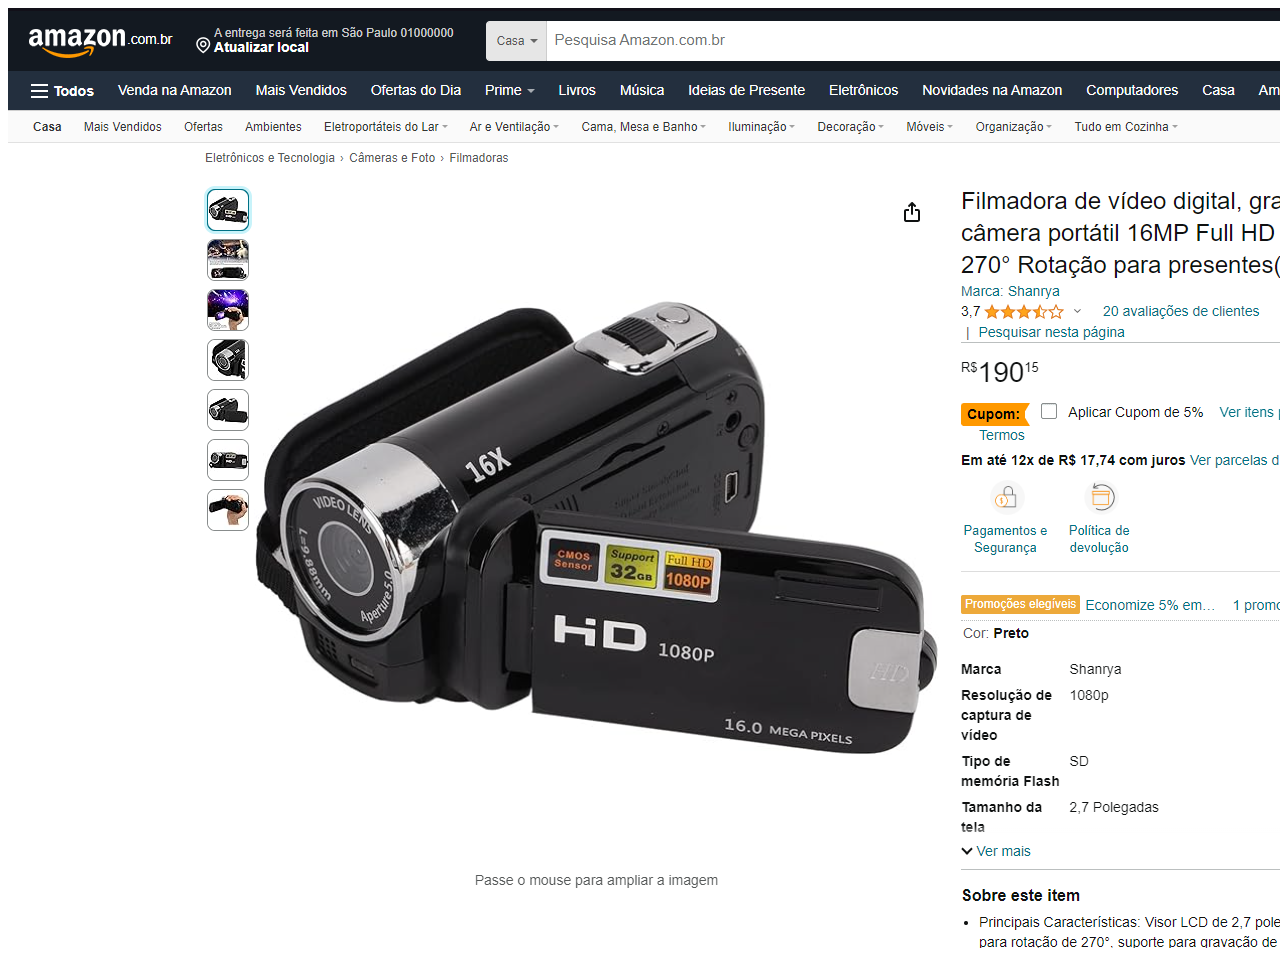
<file: index.html>
<!DOCTYPE html>
<html lang="en">
<head>
    <meta charset="UTF-8">
    <meta name="viewport" content="width=device-width, initial-scale=1.0">
    <title>Document</title>
</head>
<body>
    <a href="page_2.html">
    <img src="tela1.png" alt="">
</a>


</body>
</html>
</file>
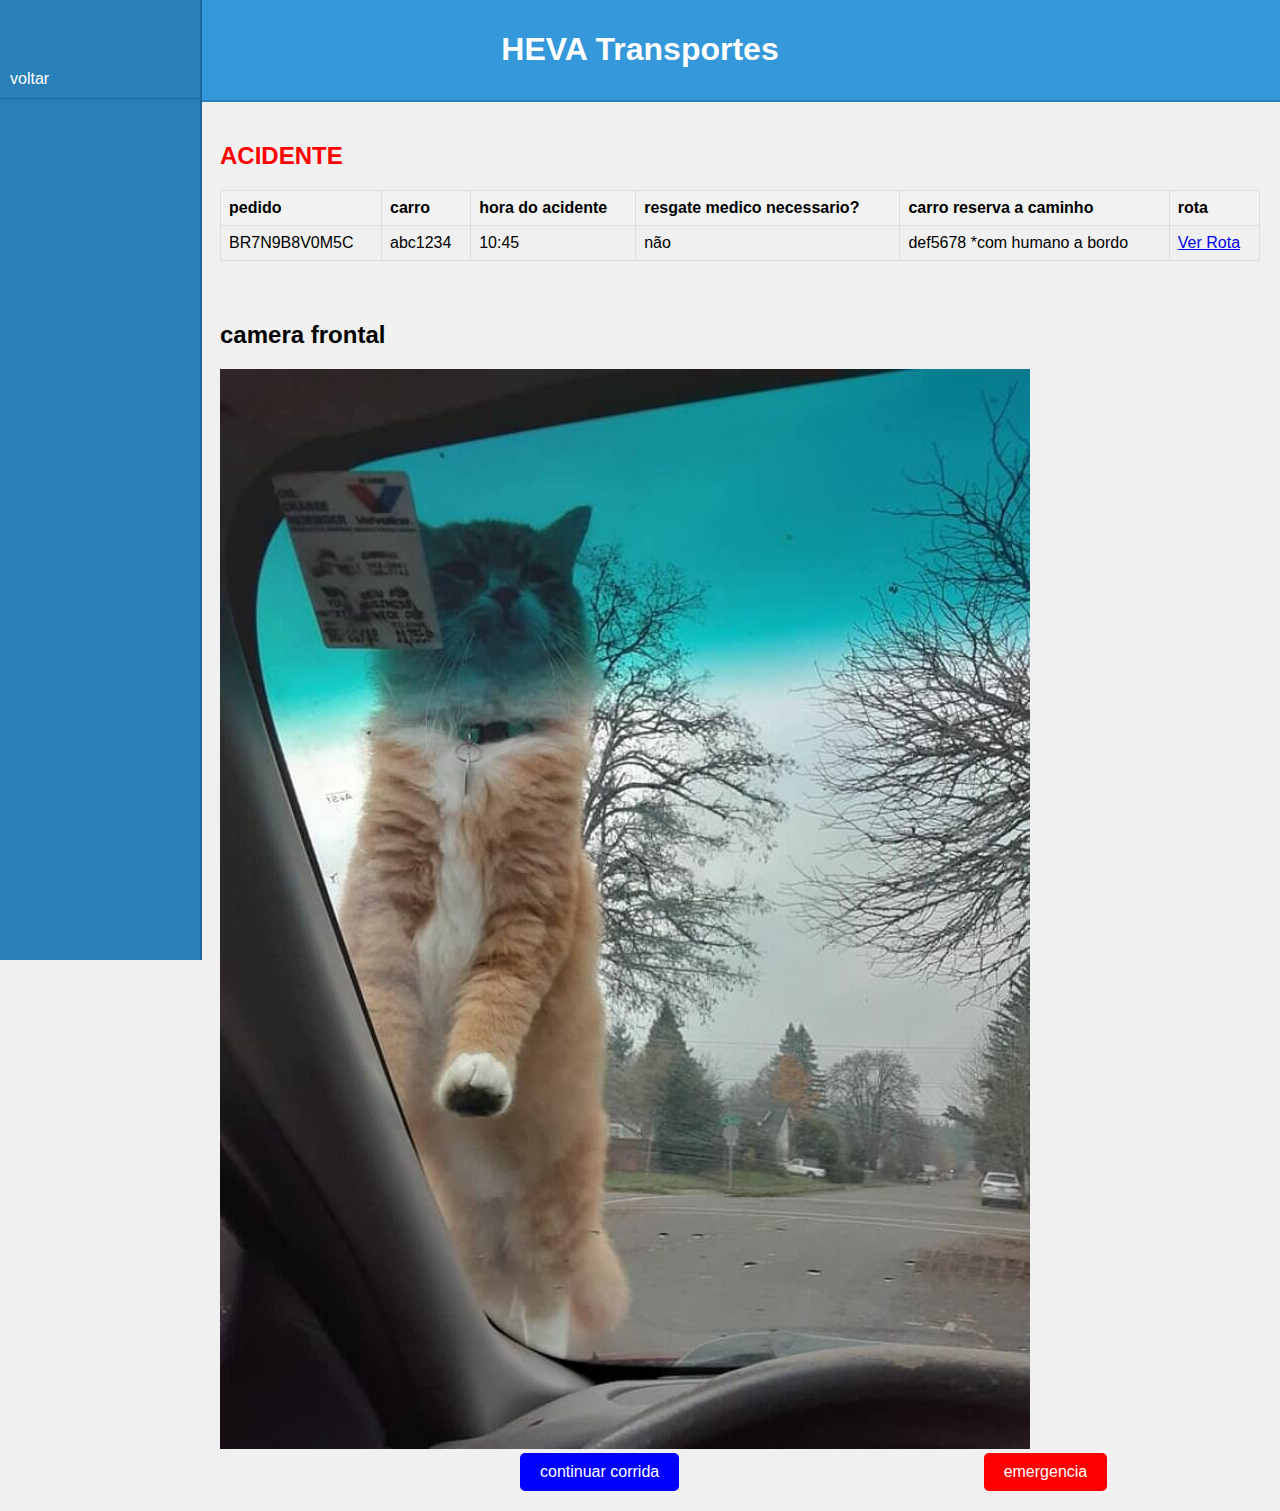
<file: acidente.html>
<!DOCTYPE html>
<html lang="pt-br">
<head>
    <meta charset="UTF-8">
    <meta name="viewport" content="width=device-width, initial-scale=1.0">
    <link rel="stylesheet" href="styles.css">
    <title>Pedidos em Aberto - HEVA Transportes</title>
    <style>
        /* Estilos específicos para esta página */
        table {
            width: 100%;
            border-collapse: collapse;
        }
        th, td {
            border: 1px solid #ddd;
            padding: 8px;
            text-align: left;
        }
        th {
            background-color: #f2f2f2;
        }
    </style>
</head>
<body>

<div id="header">
    <h1>HEVA Transportes</h1>
</div>

<div id="sidebar">
    <a href="pedidos.html">voltar</a>
</div>

<div id="content">
    <h2 style="color: red">ACIDENTE</h2>
    <table>
        <thead>
            <tr>
                <th>pedido</th>
                <th>carro</th>
                <th>hora do acidente</th>
                <th>resgate medico necessario?</th>
                <th>carro reserva a caminho</th>
                <th>rota</th>
            </tr>
        </thead>
        <tbody>
            <!-- Aqui você pode adicionar linhas com os detalhes de cada pedido em aberto -->
            <tr>    
                <td>BR7N9B8V0M5C</td>
                <td>abc1234</td>
                <td>10:45</td>
                <td>não</td>
                <td>def5678 *com humano a bordo</td>
                <td><a href="https://www.google.com/maps/dir/..." target="_blank">Ver Rota</a></td>
            </tr>

            <!-- Adicione mais linhas conforme necessário -->
        </tbody>
    </table>
</div>

<div id="content">
    <h2>camera frontal</h2>
    <img src="gato.jpg" alt="rota">
<br>
<a href="page_2.html" class="botao">continuar corrida</a>
<a href="page_2.html" class="botao_vermelho">emergencia</a>

</div>




</body>
</html>
</file>
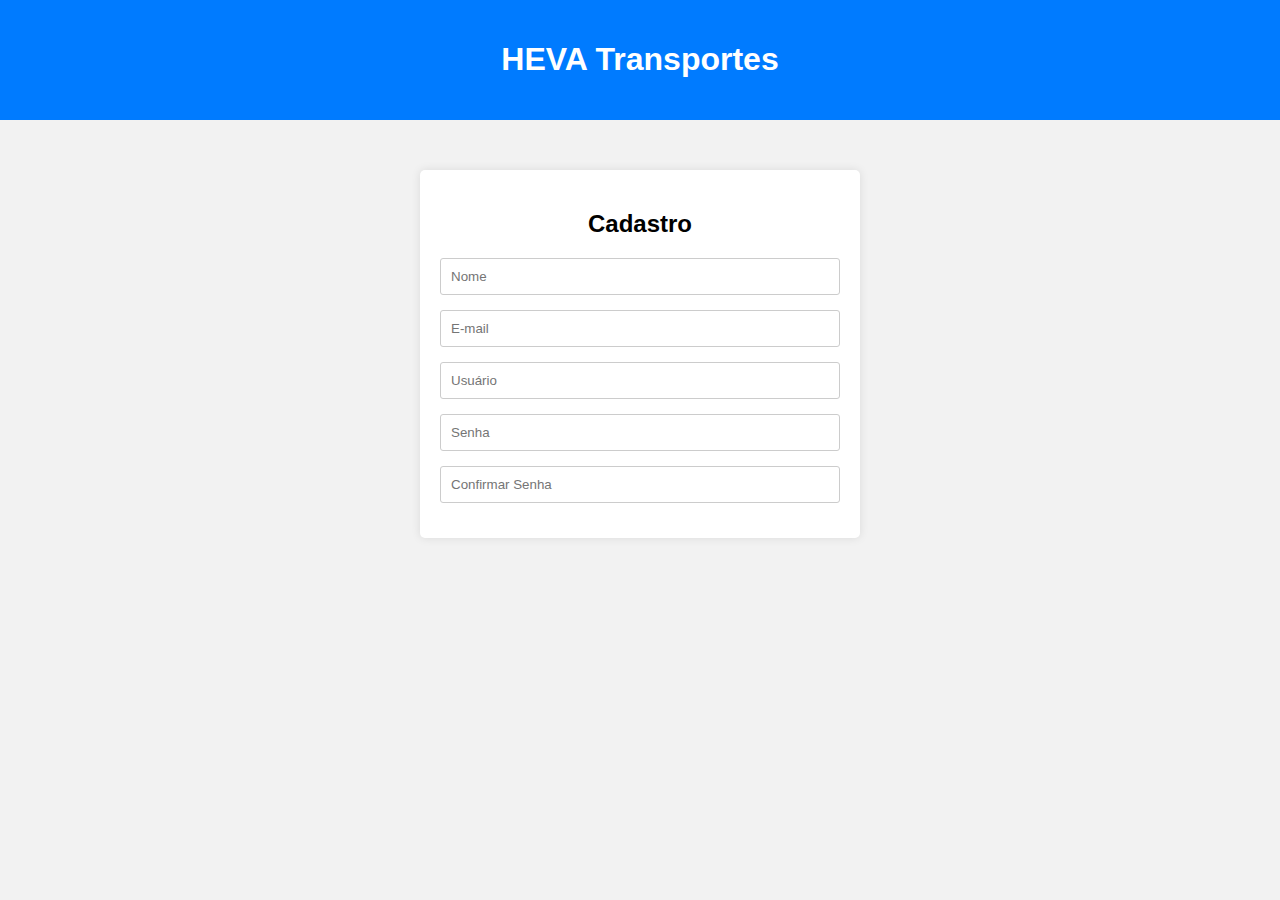
<file: cadastro.html>
<!DOCTYPE html>
<html lang="pt-br">
<head>
    <meta charset="UTF-8">
    <meta name="viewport" content="width=device-width, initial-scale=1.0">
    <title>Cadastro - HEVA Transportes</title>
    <link rel="stylesheet" href="styles.css"> <!-- Se houver um arquivo CSS separado -->
    <style>
        /* Estilos específicos para esta página */
        body {
            font-family: Arial, sans-serif;
            background-color: #f2f2f2;
            margin: 0;
            padding: 0;
        }
        .header {
            background-color: #007bff;
            color: #fff;
            text-align: center;
            padding: 20px 0;
        }
        .container {
            max-width: 400px;
            margin: 0 auto;
            padding: 20px;
            background-color: #fff;
            border-radius: 5px;
            box-shadow: 0 0 10px rgba(0, 0, 0, 0.1);
            margin-top: 50px;
        }
        h2 {
            text-align: center;
            margin-bottom: 20px;
        }
        input[type="text"],
        input[type="password"] {
            width: 100%;
            padding: 10px;
            margin-bottom: 15px;
            border: 1px solid #ccc;
            border-radius: 3px;
            box-sizing: border-box;
        }
        input[type="submit"] {
            background-color: #007bff;
            color: #fff;
            padding: 10px 0;
            border: none;
            border-radius: 3px;
            cursor: pointer;
            width: 100%;
        }
        input[type="submit"]:hover {
            background-color: #0056b3;
        }
    </style>
</head>
<body>

<div class="header">
    <h1>HEVA Transportes</h1>
</div>

<div class="container">
    
    <h2>Cadastro</h2>
<a href="cliente.html">
    <form action="process_cadastro.php" method="post">
        <input type="text" name="nome" placeholder="Nome" required>
        <input type="text" name="email" placeholder="E-mail" required>
        <input type="text" name="usuario" placeholder="Usuário" required>
        <input type="password" name="senha" placeholder="Senha" required>
        <input type="password" name="confirmar_senha" placeholder="Confirmar Senha" required>
    </a>
    </form>
</div>

</body>
</html>
</file>
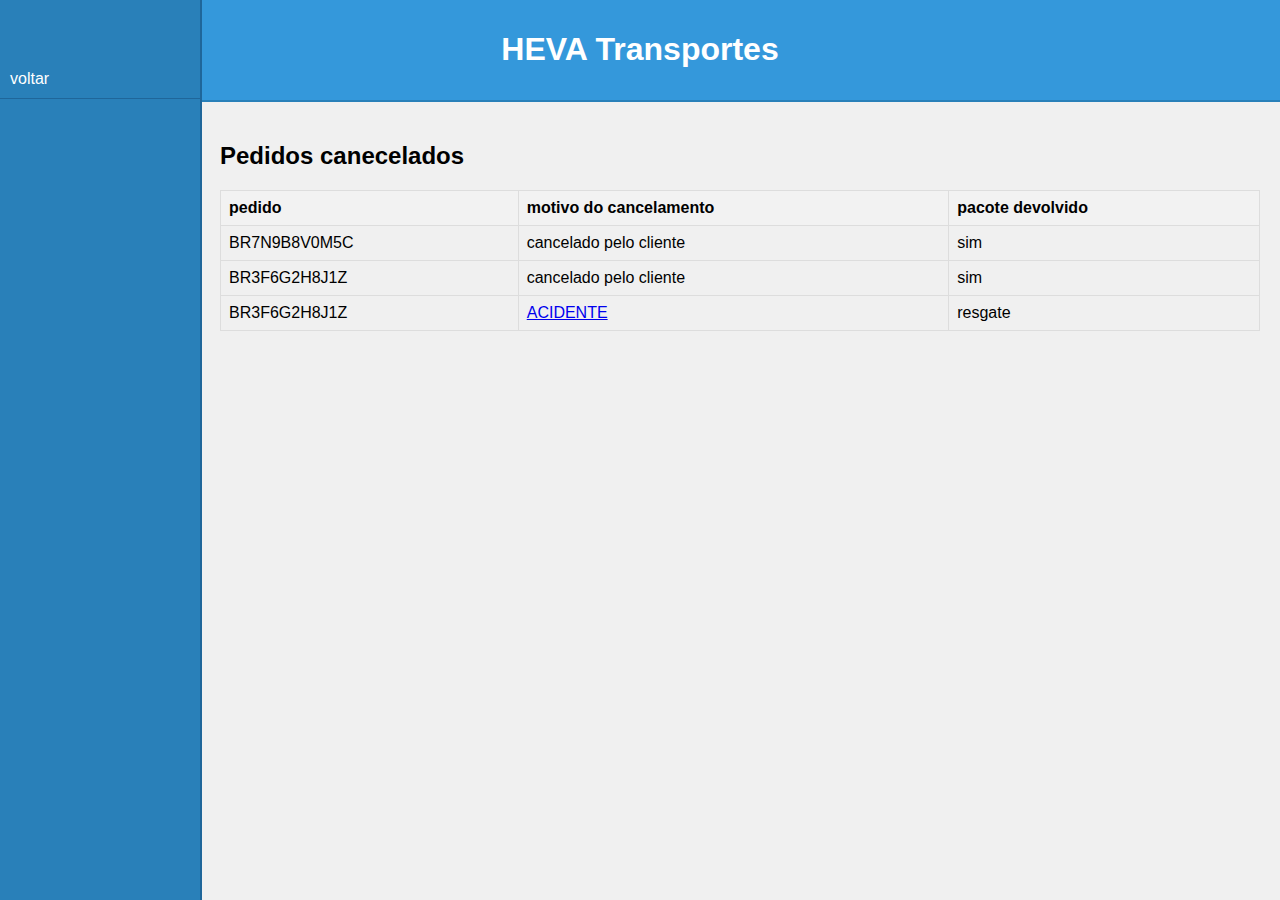
<file: cancelados.html>
<!DOCTYPE html>
<html lang="pt-br">
<head>
    <meta charset="UTF-8">
    <meta name="viewport" content="width=device-width, initial-scale=1.0">
    <link rel="stylesheet" href="styles.css">
    <title>Pedidos em Aberto - HEVA Transportes</title>
    <style>
        /* Estilos específicos para esta página */
        table {
            width: 100%;
            border-collapse: collapse;
        }
        th, td {
            border: 1px solid #ddd;
            padding: 8px;
            text-align: left;
        }
        th {
            background-color: #f2f2f2;
        }
    </style>
</head>
<body>

<div id="header">
    <h1>HEVA Transportes</h1>
</div>

<div id="sidebar">
    <a href="pedidos.html">voltar</a>
</div>

<div id="content">
    <h2>Pedidos canecelados</h2>
    <table>
        <thead>
            <tr>
                <th>pedido</th>
                <th>motivo do cancelamento</th>
                <th>pacote devolvido</th>
                
            </tr>
        </thead>
        <tbody>
            <!-- Aqui você pode adicionar linhas com os detalhes de cada pedido em aberto -->
            <tr>    
                <td>BR7N9B8V0M5C</td>
                <td>cancelado pelo cliente</td>
                <td>sim</td>
            </tr>
            <tr>    
                <td>BR3F6G2H8J1Z</td>
                <td>cancelado pelo cliente</td>
                <td>sim</td>
            </tr>
                <td>BR3F6G2H8J1Z</td>
                <td style="color:red; text-decoration: none;"><a href="acidente.html">ACIDENTE</a></td>
                <td>resgate</td>
            

            <!-- Adicione mais linhas conforme necessário -->
        </tbody>
    </table>
</div>


</body>
</html>
</file>
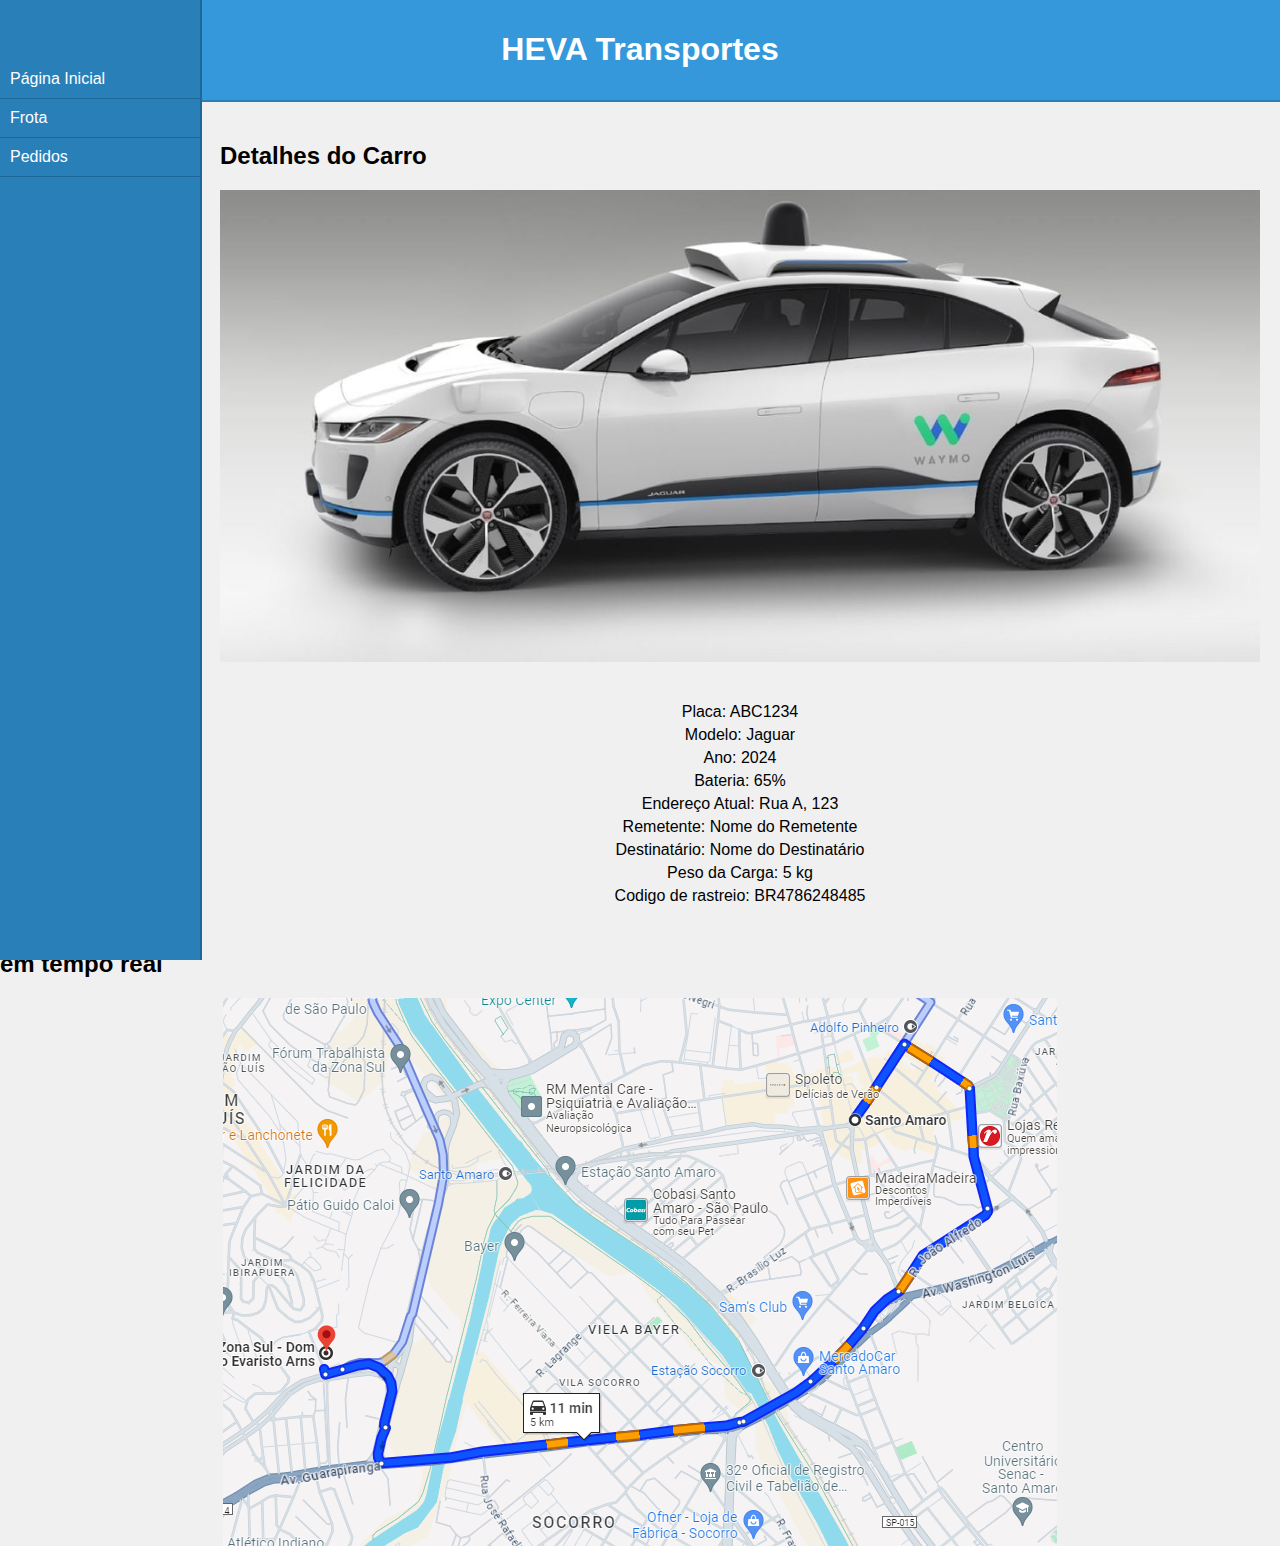
<file: carro.html>
<!DOCTYPE html>
<html lang="pt-br">
<head>
    <meta charset="UTF-8">
    <meta name="viewport" content="width=device-width, initial-scale=1.0">
    <link rel="stylesheet" href="styles.css">
    <title>Detalhes do Carro - HEVA Transportes</title>
    <style>
        .car-info {
            text-align: center;
        }

        .car-info p {
            margin: 5px 0;
        }
    </style>
</head>
<body>

<div id="header">
  
    <h1 style="display:block; text-align: center;">HEVA Transportes</h1>

</div>

<div id="sidebar">
    <a href="page_2.html">Página Inicial</a>
    <a href="frota.html">Frota</a>
    <a href="pedidos.html">Pedidos</a>
</div>

<div id="content">
    <h2>Detalhes do Carro</h2>
    
    <!-- Imagem -->
    <img src="car1.jpg" alt="Carro" style="display: block; margin: 0 auto; max-width: 100%;" />

    <!-- Informações do Carro -->
 <div style="margin: 0 auto">
    <div class="car-info" style=" display: block; margin: 0 auto;">
        <BR></BR> 
        <p>Placa: ABC1234</p>
        <p>Modelo: Jaguar</p>
        <p>Ano: 2024</p>
        <p>Bateria: 65%</p>
        <p>Endereço Atual: Rua A, 123</p>
        <p>Remetente: Nome do Remetente</p>
        <p>Destinatário: Nome do Destinatário</p>
        <p>Peso da Carga: 5 kg</p>
        <p>Codigo de rastreio: BR4786248485</p>
    </div>
    </div>
</div>
</div>
    <h2>em tempo real</h2>
<div>
    <img src="mapa.png" alt=""style="display: block; margin: 0 auto;">



</div>
</body>
</html>
</file>
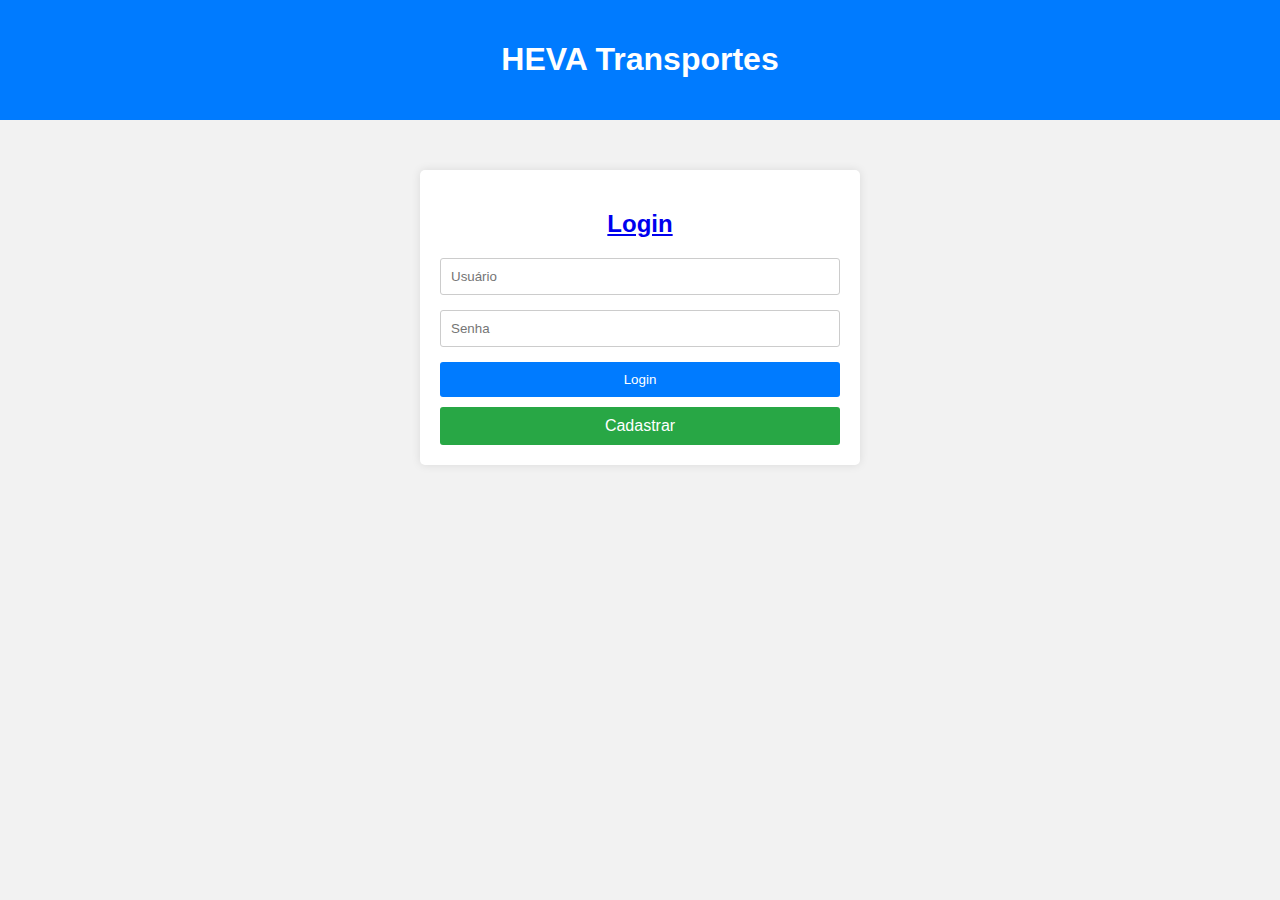
<file: cliente.html>
<!DOCTYPE html>
<html lang="pt-br">
<head>
    <meta charset="UTF-8">
    <meta name="viewport" content="width=device-width, initial-scale=1.0">
    <title>Login - HEVA Transportes</title>
    <link rel="stylesheet" href="styles.css"> <!-- Se houver um arquivo CSS separado -->
    <style>
        /* Estilos específicos para esta página */
        body {
            font-family: Arial, sans-serif;
            background-color: #f2f2f2;
            margin: 0;
            padding: 0;
        }
        .header {
            background-color: #007bff;
            color: #fff;
            text-align: center;
            padding: 20px 0;
        }
        .container {
            max-width: 400px;
            margin: 0 auto;
            padding: 20px;
            background-color: #fff;
            border-radius: 5px;
            box-shadow: 0 0 10px rgba(0, 0, 0, 0.1);
            margin-top: 50px;
        }
        h2 {
            text-align: center;
            margin-bottom: 20px;
        }
        input[type="text"],
        input[type="password"] {
            width: 100%;
            padding: 10px;
            margin-bottom: 15px;
            border: 1px solid #ccc;
            border-radius: 3px;
            box-sizing: border-box;
        }
        input[type="submit"] {
            background-color: #007bff;
            color: #fff;
            padding: 10px 0;
            border: none;
            border-radius: 3px;
            cursor: pointer;
            width: 100%;
        }
        input[type="submit"]:hover {
            background-color: #0056b3;
        }
        .btn-cadastro {
            background-color: #28a745;
            color: #fff;
            text-decoration: none;
            display: inline-block;
            padding: 10px 0;
            border: none;
            border-radius: 3px;
            cursor: pointer;
            width: 100%;
            text-align: center;
            margin-top: 10px;
            display: block;
        }
        .btn-cadastro:hover {
            background-color: #218838;
        }
    </style>
</head>
<body>

<div class="header">
    <h1>HEVA Transportes</h1>
</div>

<div class="container">
    <a href="enter.html"><h2>Login</h2></a>
    <form action="process_login.php" method="post">
        <input type="text" name="username" placeholder="Usuário" required>
       <a href="enter.html"> <input type="password" name="password" placeholder="Senha" required></a>
        <input type="submit" value="Login">  
    </form>
    <a href="cadastro.html" class="btn-cadastro">Cadastrar</a>
</div>

</body>
</html>
</file>
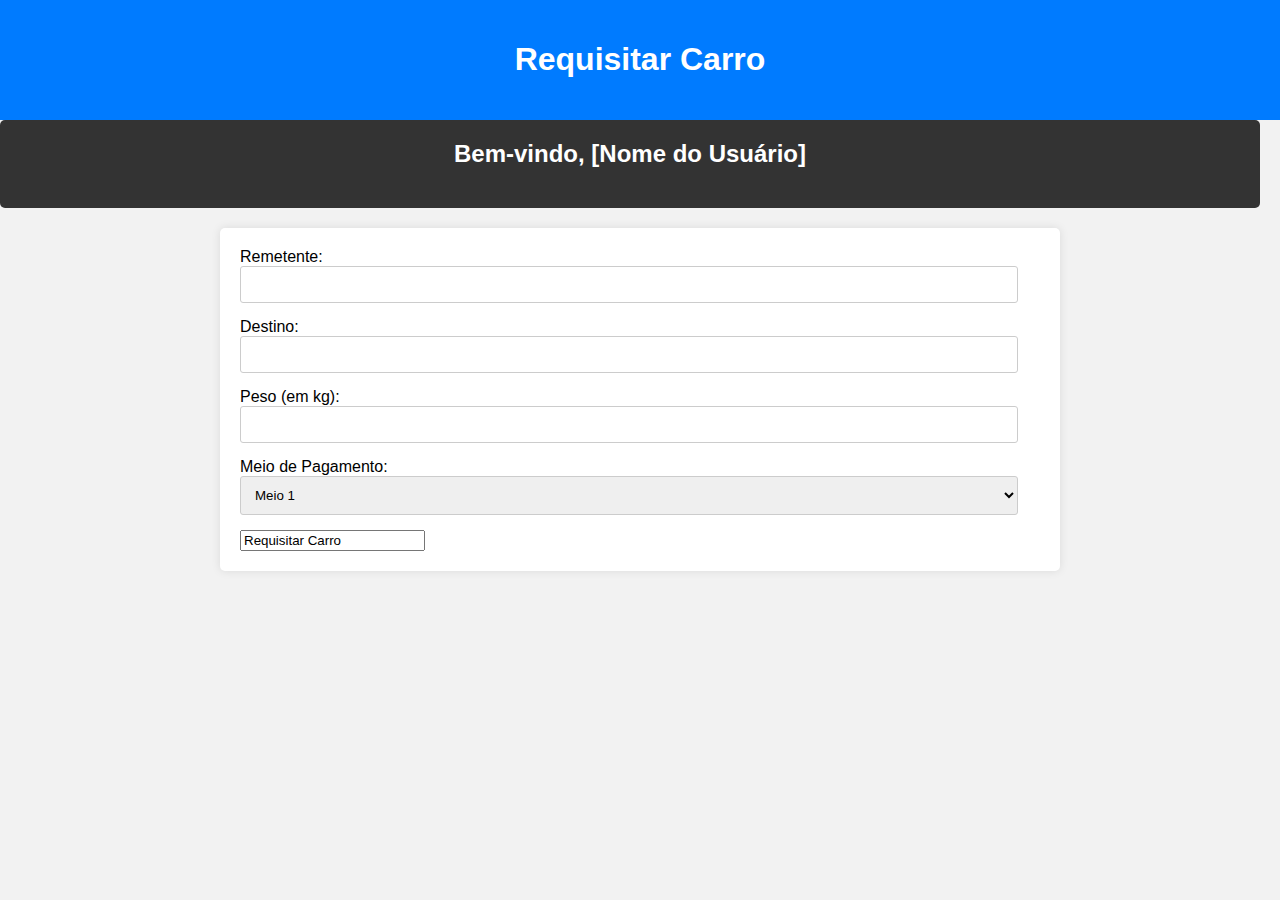
<file: enter.html>
<!DOCTYPE html>
<html lang="pt-br">
<head>
    <meta charset="UTF-8">
    <meta name="viewport" content="width=device-width, initial-scale=1.0">
    <title>Requisição de Carro - HEVA Transportes</title>
    <link rel="stylesheet" href="styles.css"> <!-- Se houver um arquivo CSS separado -->
    <style>
        /* Estilos específicos para esta página */
        body {
            font-family: Arial, sans-serif;
            background-color: #f2f2f2;
            margin: 0;
            padding: 0;
        }
        .header {
            background-color: #007bff;
            color: #fff;
            text-align: center;
            padding: 20px 0;
        }
        .container {
            max-width: 800px;
            margin: 20px auto;
            padding: 20px;
            background-color: #fff;
            border-radius: 5px;
            box-shadow: 0 0 10px rgba(0, 0, 0, 0.1);
        }
        .sidebar {
            background-color: #333;
            color: #fff;
            padding: 20px;
            border-radius: 5px;
            margin-right: 20px;
            height: 100%;
        }
        .sidebar h2 {
            margin-top: 0;
        }
        h2 {
            text-align: center;
            margin-bottom: 20px;
        }
        input[type="text"],
        input[type="number"],
        select {
            width: calc(100% - 22px);
            padding: 10px;
            margin-bottom: 15px;
            border: 1px solid #ccc;
            border-radius: 3px;
            box-sizing: border-box;
        }
        input[type="submit"] {
            background-color: #007bff;
            color: #fff;
            padding: 10px 0;
            border: none;
            border-radius: 3px;
            cursor: pointer;
            width: 100%;
        }
        input[type="submit"]:hover {
            background-color: #0056b3;
        }
    </style>
</head>
<body>

<div class="header">
    <h1>Requisitar Carro</h1>
</div>

<div class="sidebar">
    <h2>Bem-vindo, [Nome do Usuário]</h2>
    <!-- Adicione links para outras páginas ou informações adicionais -->
</div>

<div class="container">
    <form action="process_requisicao.php" method="post">
        <label for="remetente">Remetente:</label>
        <input type="text" name="remetente" id="remetente" required>
        
        <label for="destino">Destino:</label>
        <input type="text" name="destino" id="destino" required>
        
        <label for="peso">Peso (em kg):</label>
        <input type="number" name="peso" id="peso" required>
        
        <label for="meio_pagamento">Meio de Pagamento:</label>
        <select name="meio_pagamento" id="meio_pagamento">
            <option value="meio1">Meio 1</option>
            <option value="meio2">Meio 2</option>
            <option value="meio3">Meio 3</option>
        </select>
        
        <!-- Aqui você pode adicionar mais campos conforme necessário -->
        
        <a href="requisitado.html"><input type="search" value="Requisitar Carro"></a>
    </form>
</div>

</body>
</html>
</file>
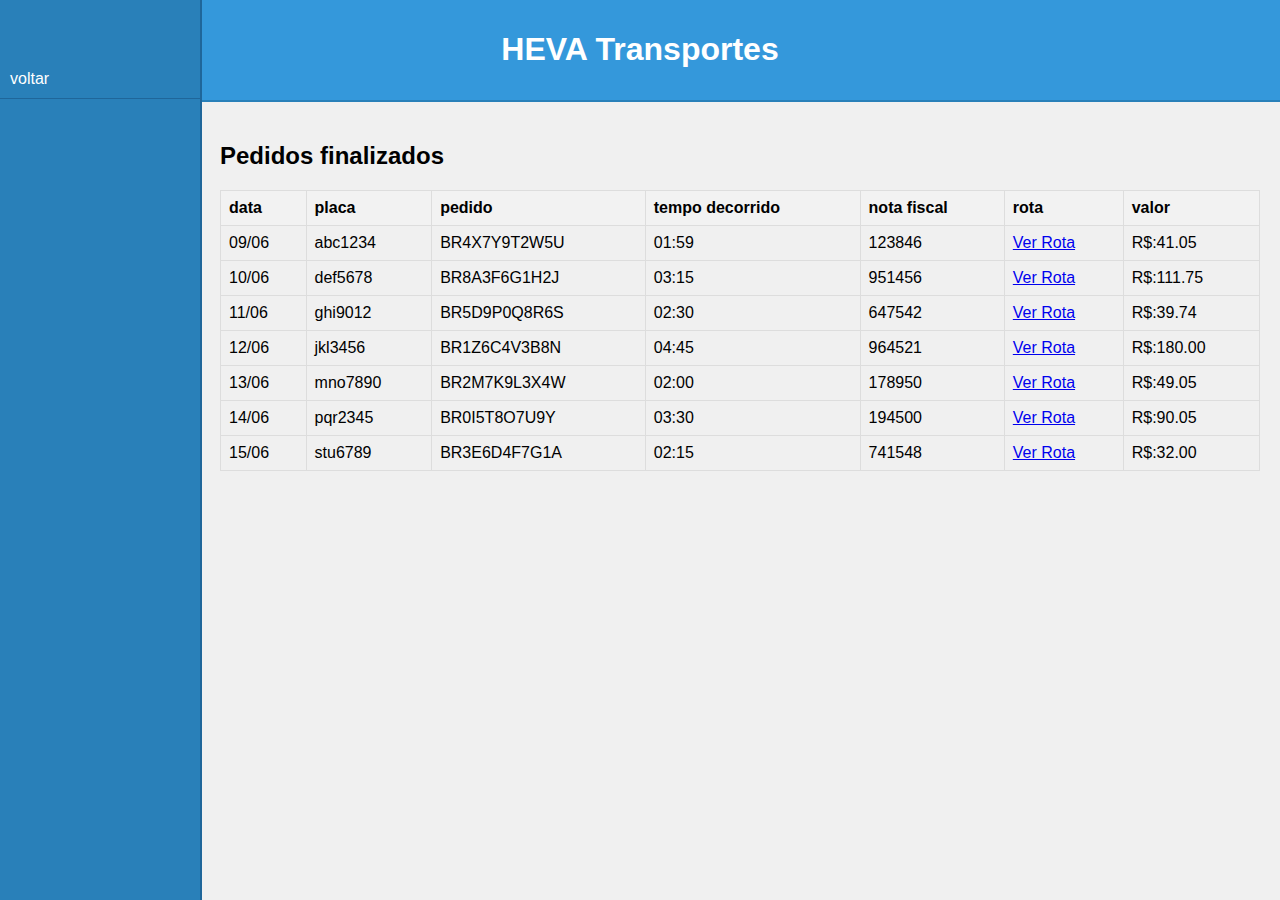
<file: finalizados.html>
<!DOCTYPE html>
<html lang="pt-br">
<head>
    <meta charset="UTF-8">
    <meta name="viewport" content="width=device-width, initial-scale=1.0">
    <link rel="stylesheet" href="styles.css">
    <title>Pedidos finalizados - HEVA Transportes</title>
    <style>
        /* Estilos específicos para esta página */
        table {
            width: 100%;
            border-collapse: collapse;
        }
        th, td {
            border: 1px solid #ddd;
            padding: 8px;
            text-align: left;
        }
        th {
            background-color: #f2f2f2;
        }
    </style>
</head>
<body>

<div id="header">
    <h1>HEVA Transportes</h1>
</div>

<div id="sidebar">
    <a href="pedidos.html">voltar</a>
</div>

<div id="content">
    <h2>Pedidos finalizados</h2>
    <table>
        <thead>
            <tr>
                <th>data</th>
                <th>placa</th>
                <th>pedido</th>
                <th>tempo decorrido</th>
                <th>nota fiscal</th>
                <th>rota</th>
                <th>valor</th>

            </tr>
        </thead>
        <tbody>
            <!-- Aqui você pode adicionar linhas com os detalhes de cada pedido em aberto -->
            
            <tr>
                <td>09/06</td>
                <td>abc1234</td>
                <td>BR4X7Y9T2W5U</td>
                <td>01:59</td>
                <td>123846</td>
                <td><a href="https://www.google.com/maps/dir/..." target="_blank">Ver Rota</a></td>
                <td>R$:41.05</td>
            </tr>
            <tr>
                <td>10/06</td>
                <td>def5678</td>
                <td>BR8A3F6G1H2J</td>
                <td>03:15</td>
                <td>951456</td>
                <td><a href="https://www.google.com/maps/dir/..." target="_blank">Ver Rota</a></td>
                <td>R$:111.75</td>
            </tr>
            <tr>
                <td>11/06</td>
                <td>ghi9012</td>
                <td>BR5D9P0Q8R6S</td>
                <td>02:30</td>
                <td>647542</td>
                <td><a href="https://www.google.com/maps/dir/..." target="_blank">Ver Rota</a></td>
                <td>R$:39.74</td>
            </tr>
            <tr>
                <td>12/06</td>
                <td>jkl3456</td>
                <td>BR1Z6C4V3B8N</td>
                <td>04:45</td>
                <td>964521</td>
                <td><a href="https://www.google.com/maps/dir/..." target="_blank">Ver Rota</a></td>
                <td>R$:180.00</td>
            </tr>
            <tr>
                <td>13/06</td>
                <td>mno7890</td>
                <td>BR2M7K9L3X4W</td>
                <td>02:00</td>
                <td>178950</td>
                <td><a href="https://www.google.com/maps/dir/..." target="_blank">Ver Rota</a></td>
                <td>R$:49.05</td>
            </tr>
            <tr>
                <td>14/06</td>
                <td>pqr2345</td>
                <td>BR0I5T8O7U9Y</td>
                <td>03:30</td>
                <td>194500</td>
                <td><a href="https://www.google.com/maps/dir/..." target="_blank">Ver Rota</a></td>
                <td>R$:90.05</td>
            </tr>
            <tr>
                <td>15/06</td>
                <td>stu6789</td>
                <td>BR3E6D4F7G1A</td>
                <td>02:15</td>
                <td>741548</td>
                <td><a href="https://www.google.com/maps/dir/..." target="_blank">Ver Rota</a></td>
                <td>R$:32.00</td>
            </tr>




         
            <!-- Adicione mais linhas conforme necessário -->
        </tbody>
    </table>

</div>



</body>
</html>
</file>
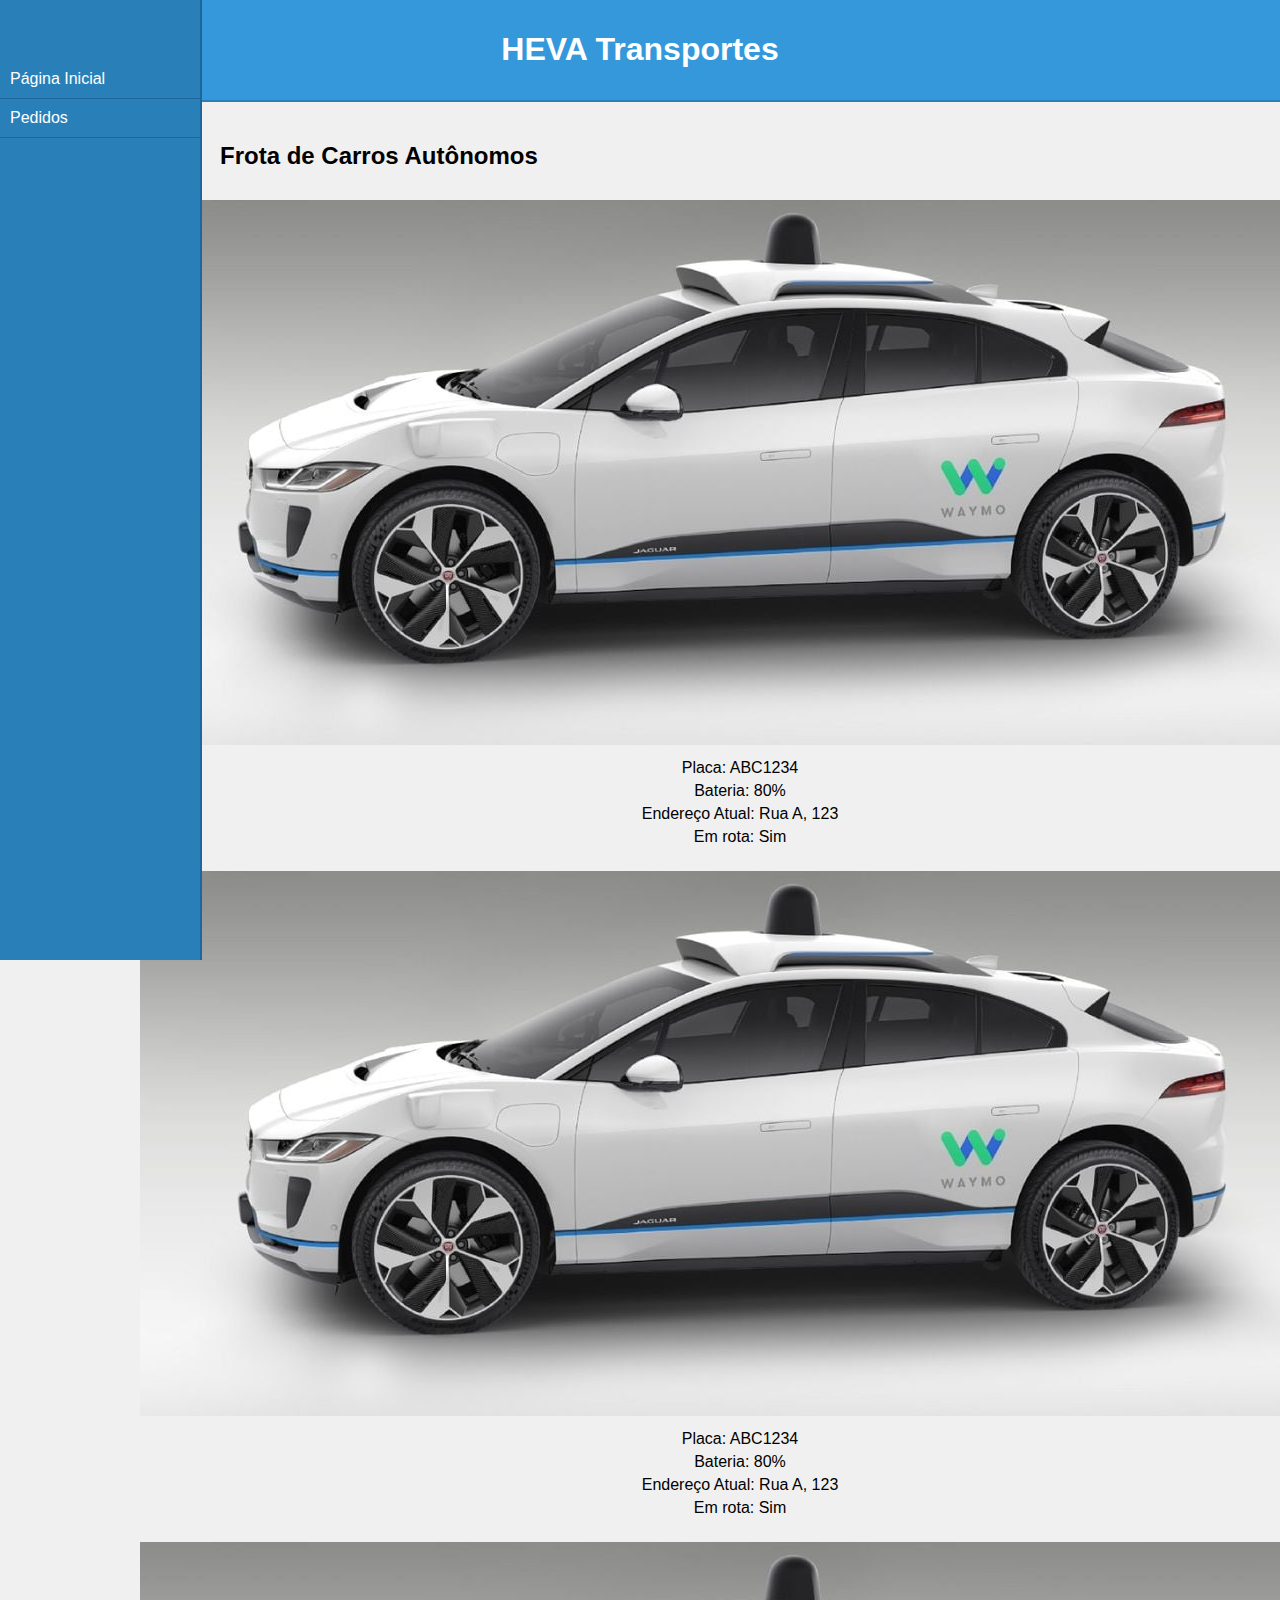
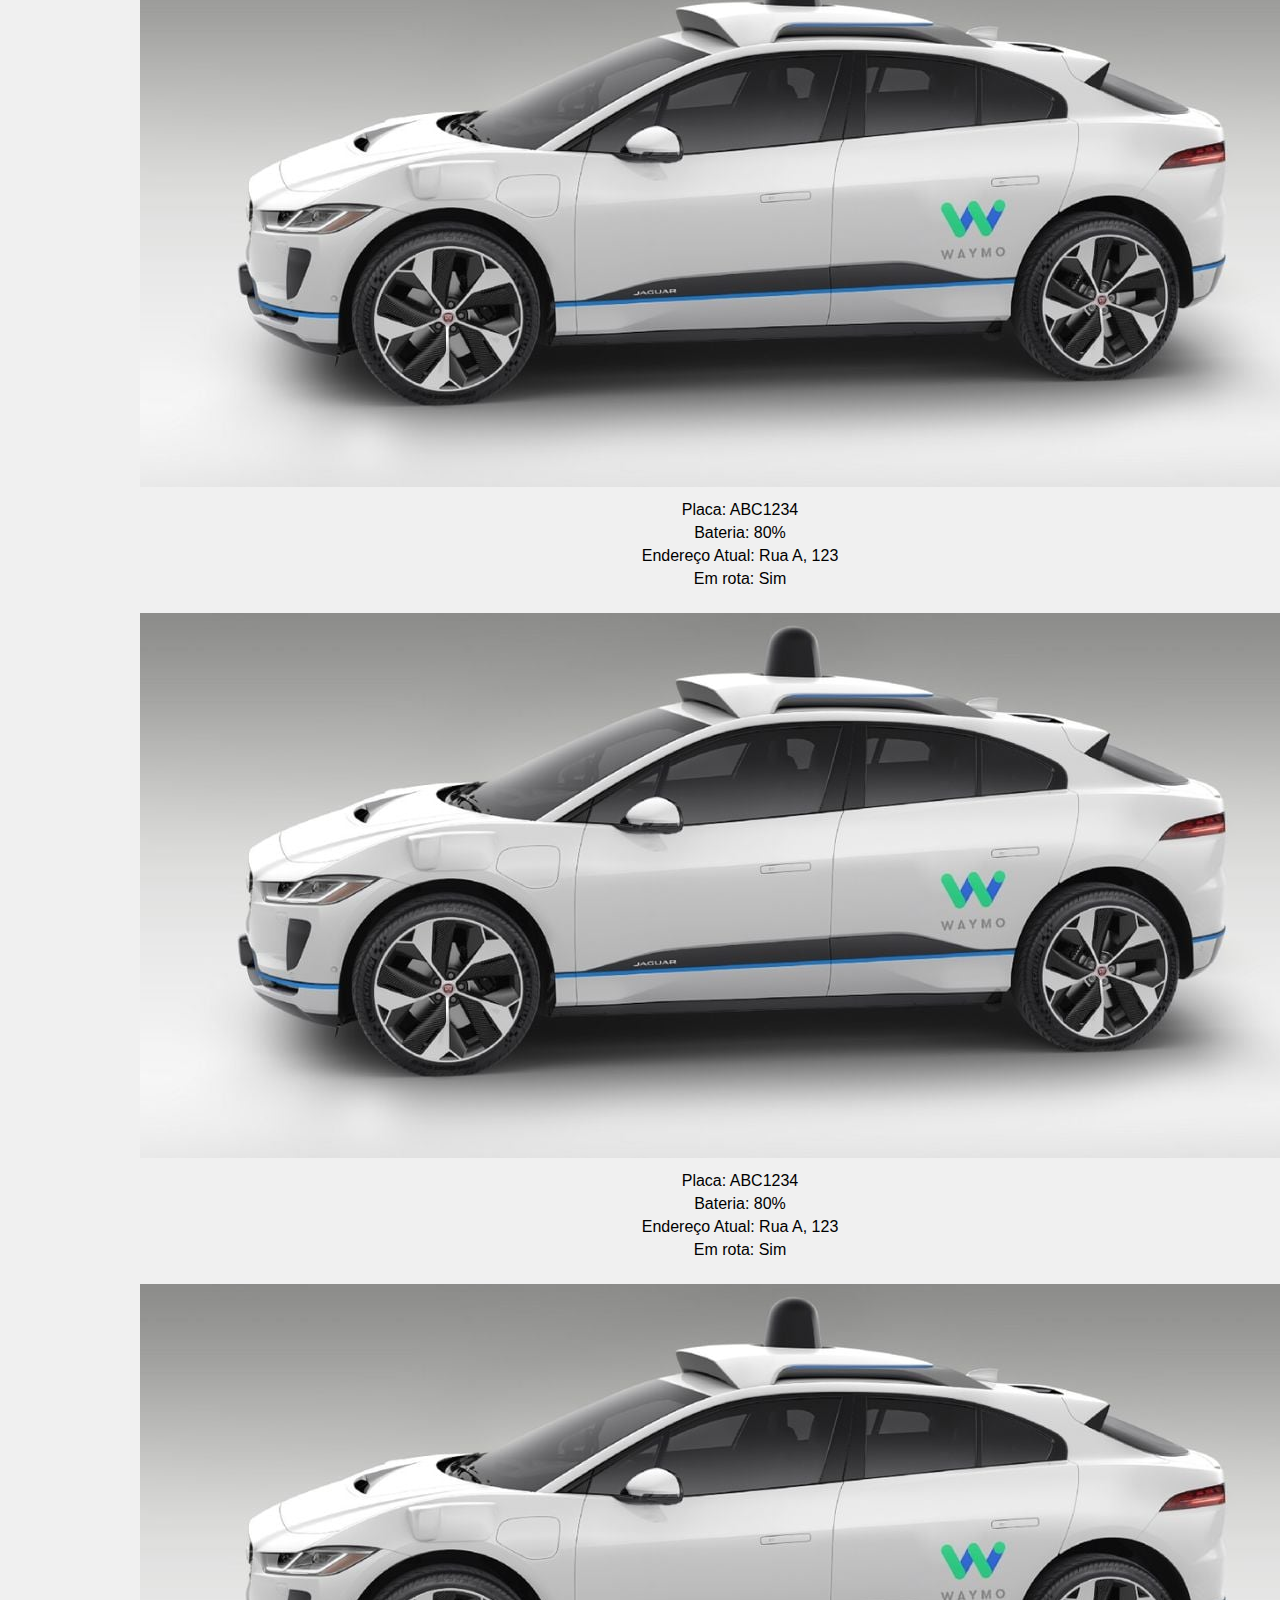
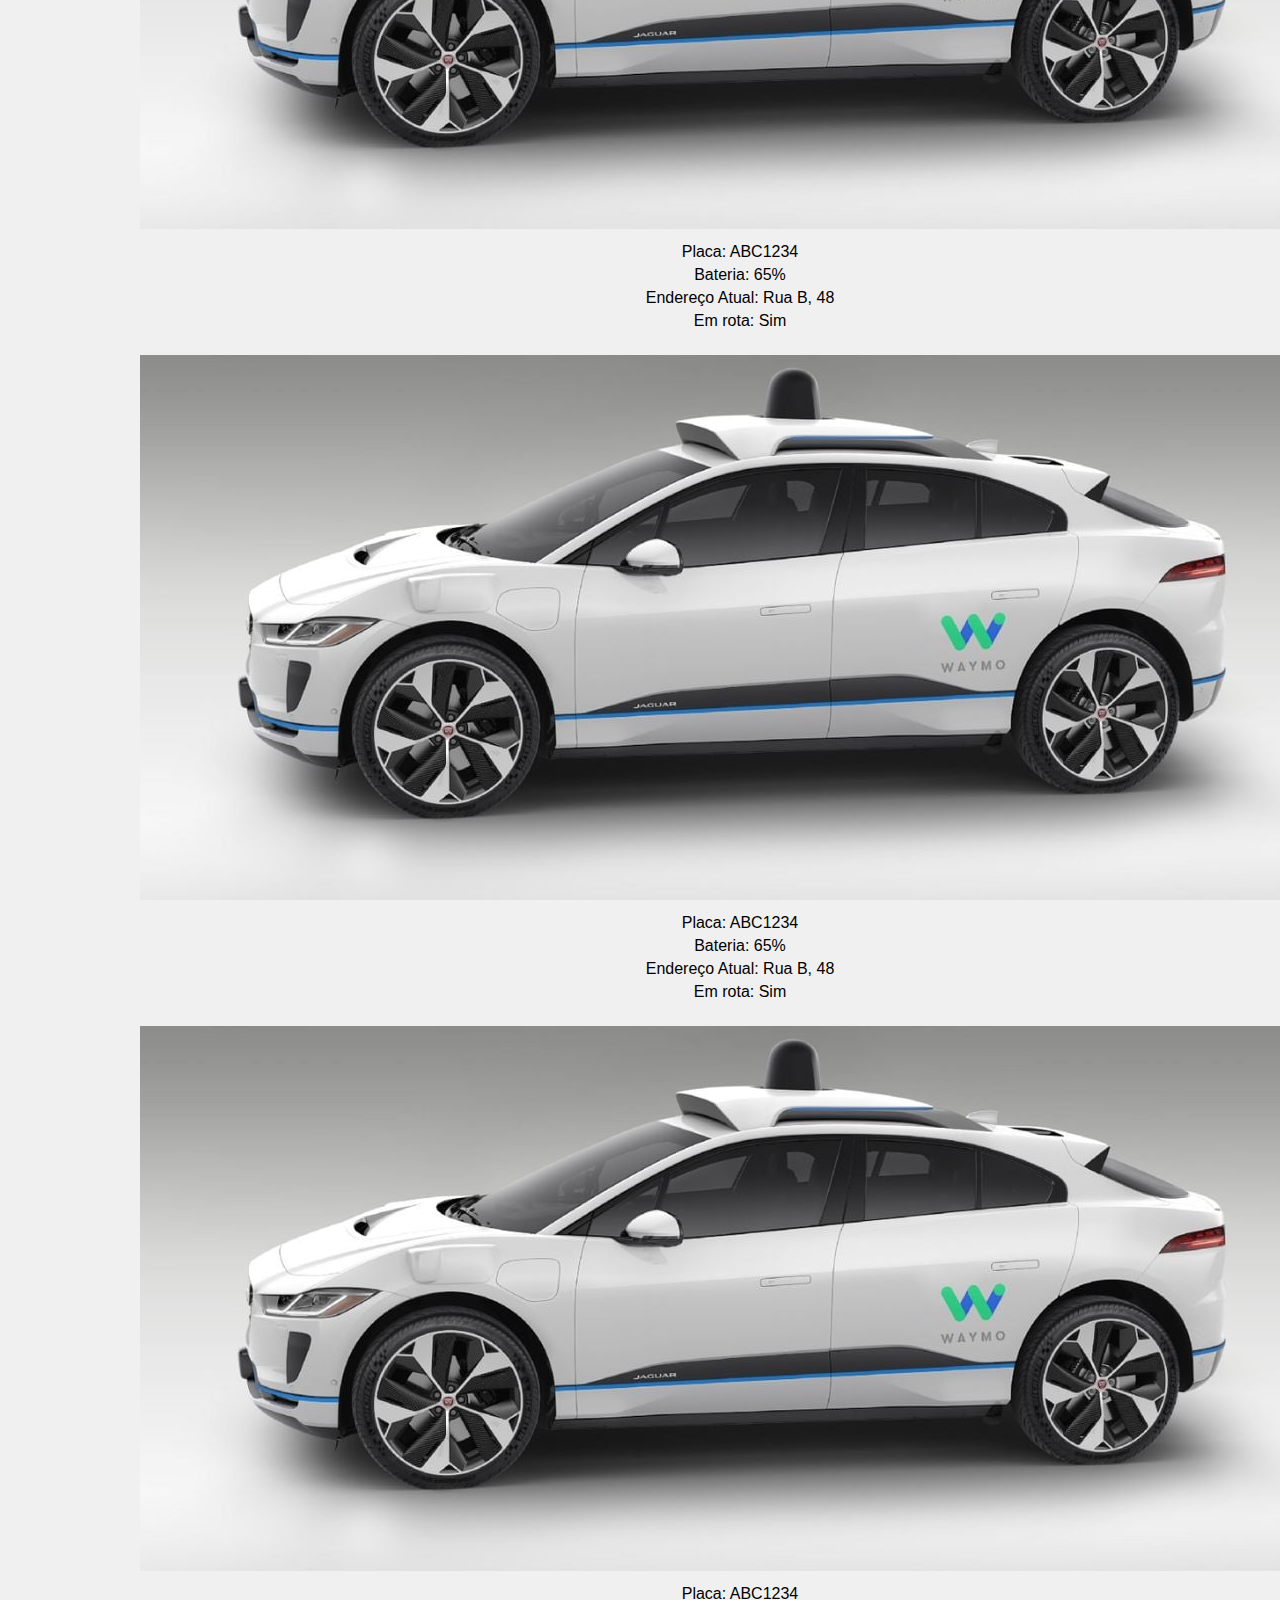
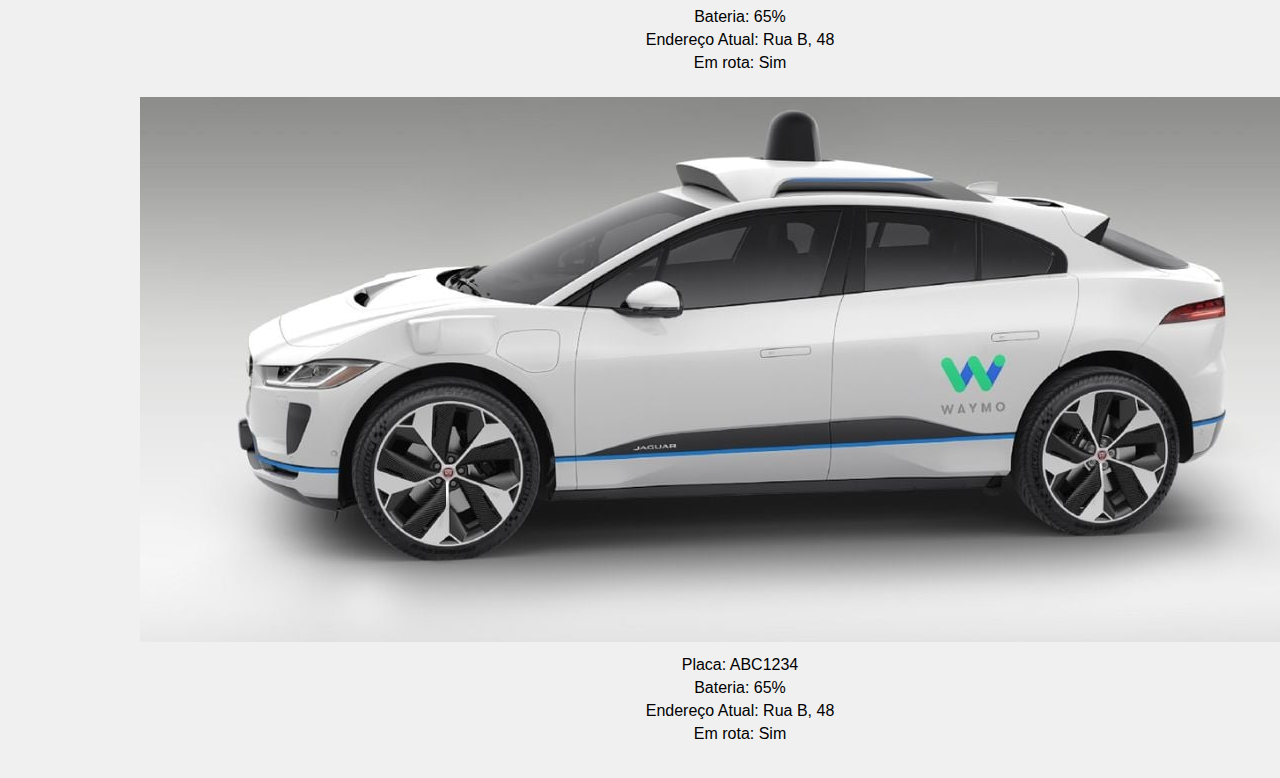
<file: frota.html>
<!DOCTYPE html>
<html lang="pt-br">
<head>
    <meta charset="UTF-8">
    <meta name="viewport" content="width=device-width, initial-scale=1.0">
    <title>Frota - HEVA Transportes</title>
    <link rel="stylesheet" href="styles.css">
    <style>
        .car-info {
            text-align: center;
            margin-top: 10px;
        }

        .car-info p {
            margin: 5px 0;
        }

        .car-grid {
            display: flex;
            flex-wrap: wrap;
            justify-content: center;
        }

        .car {
            margin: 10px;
            text-align: center;
        }
    </style>
</head>
<body>

<div id="header">
    <h1>HEVA Transportes</h1>
</div>

<div id="sidebar">
    <a href="page_2.html">Página Inicial</a>
    <a href="pedidos.html">Pedidos</a>
</div>

<div id="content">
    <h2>Frota de Carros Autônomos</h2>
    
    <div class="car-grid">
        
        <!-- Bloco do carro 1 -->
        <div class="car">
            <a href="carro.html">
                <img src="car1.jpg" alt="Carro 1">
            </a>
            <div class="car-info">
                <p>Placa: ABC1234</p>
                <p>Bateria: 80%</p>
                <p>Endereço Atual: Rua A, 123</p>
                <p>Em rota: Sim</p>
            </div>
        </div>

        <div class="car">
            <a href="carro.html">
                <img src="car1.jpg" alt="Carro 1">
            </a>
            <div class="car-info">
                <p>Placa: ABC1234</p>
                <p>Bateria: 80%</p>
                <p>Endereço Atual: Rua A, 123</p>
                <p>Em rota: Sim</p>
            </div>
        </div>

        <div class="car">
            <a href="carro.html">
                <img src="car1.jpg" alt="Carro 1">
            </a>
            <div class="car-info">
                <p>Placa: ABC1234</p>
                <p>Bateria: 80%</p>
                <p>Endereço Atual: Rua A, 123</p>
                <p>Em rota: Sim</p>
            </div>
        </div>

        <div class="car">
            <a href="carro.html">
                <img src="car1.jpg" alt="Carro 1">
            </a>
            <div class="car-info">
                <p>Placa: ABC1234</p>
                <p>Bateria: 80%</p>
                <p>Endereço Atual: Rua A, 123</p>
                <p>Em rota: Sim</p>
            </div>
        </div>

        <div class="car">
            <a href="carro.html">
                <img src="car1.jpg" alt="Carro 1">
            </a>
            <div class="car-info">
                <p>Placa: ABC1234</p>
                <p>Bateria: 65%</p>
                <p>Endereço Atual: Rua B, 48</p>
                <p>Em rota: Sim</p>
            </div>
        </div>

        
        <div class="car">
            <a href="carro.html">
                <img src="car1.jpg" alt="Carro 1">
            </a>
            <div class="car-info">
                <p>Placa: ABC1234</p>
                <p>Bateria: 65%</p>
                <p>Endereço Atual: Rua B, 48</p>
                <p>Em rota: Sim</p>
            </div>
        </div>

        
        <div class="car">
            <a href="carro.html">
                <img src="car1.jpg" alt="Carro 1">
            </a>
            <div class="car-info">
                <p>Placa: ABC1234</p>
                <p>Bateria: 65%</p>
                <p>Endereço Atual: Rua B, 48</p>
                <p>Em rota: Sim</p>
            </div>
        </div>

        
        <div class="car">
            <a href="carro.html">
                <img src="car1.jpg" alt="Carro 1">
            </a>
            <div class="car-info">
                <p>Placa: ABC1234</p>
                <p>Bateria: 65%</p>
                <p>Endereço Atual: Rua B, 48</p>
                <p>Em rota: Sim</p>
            </div>
        </div>
        

    
    


        

    </div>
</div>

</body>
</html>
</file>
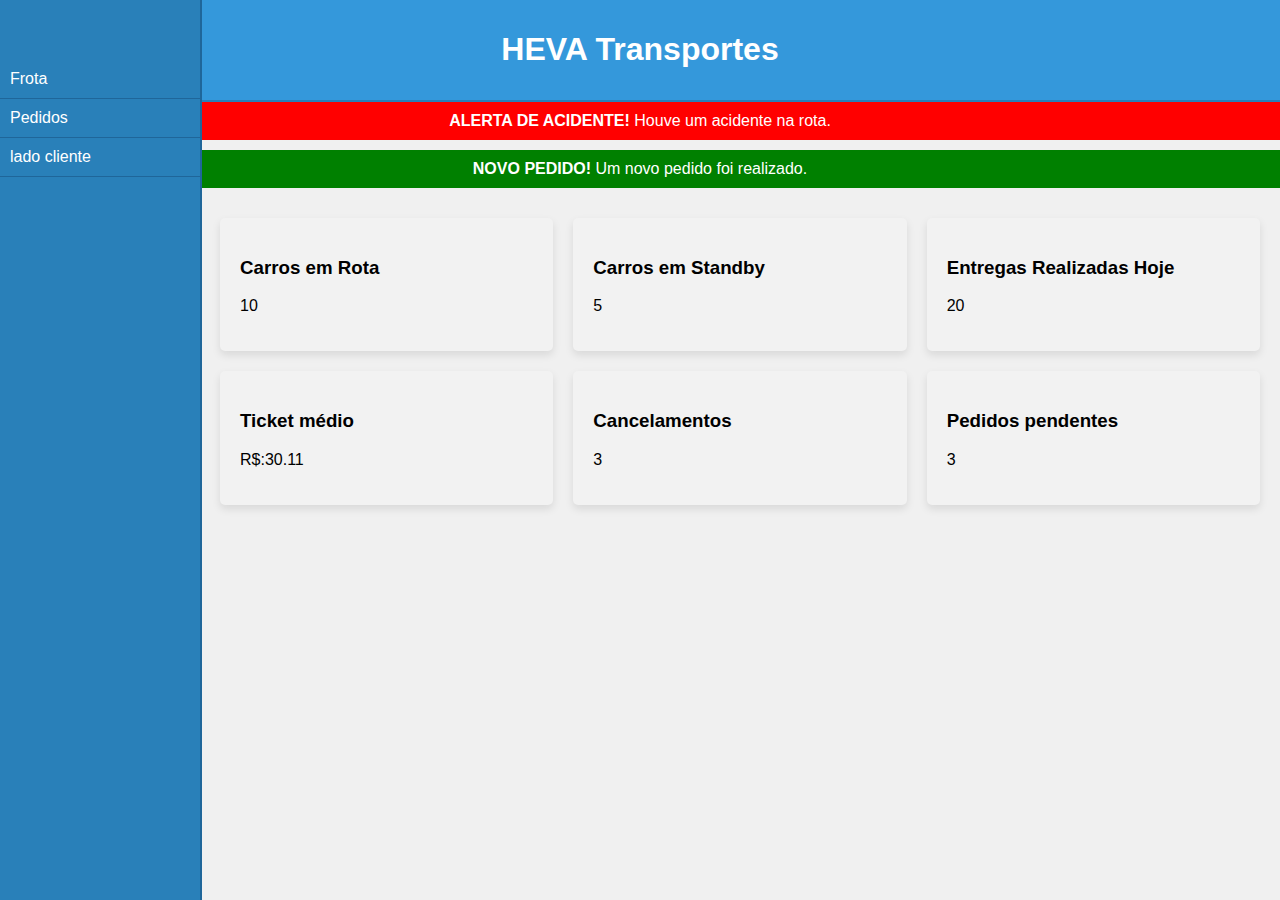
<file: page_2.html>
<!DOCTYPE html>
<html lang="pt-br">
<head>
    <meta charset="UTF-8">
    <meta name="viewport" content="width=device-width, initial-scale=1.0">
    <link rel="stylesheet" href="styles.css">
    <title>HEVA Transportes</title>
    <style>
        /* Estilos específicos para esta página */
        #alerta-acidente {
            background-color: red;
            color: white;
            text-align: center;
            padding: 10px;
            margin-bottom: 10px;
        }
        #alerta-pedido {
            background-color: green;
            color: white;
            text-align: center;
            padding: 10px;
            margin-bottom: 10px;
        }
        #quantidade-pedidos {
            text-align: center;
            margin-bottom: 20px;
        }
        .dashboard {
            display: grid;
            grid-template-columns: repeat(3, 1fr);
            grid-gap: 20px;
        }
        .card {
            background-color: #f2f2f2;
            padding: 20px;
            border-radius: 5px;
            box-shadow: 0 4px 8px rgba(0, 0, 0, 0.1);
        }
    </style>
</head>
<body>

<div id="header">
    <h1>HEVA Transportes</h1>
</div>

<div id="alerta-acidente">
    <strong>ALERTA DE ACIDENTE!</strong> Houve um acidente na rota.
</div>

<div id="alerta-pedido">
    <strong>NOVO PEDIDO!</strong> Um novo pedido foi realizado.
</div>

<div id="sidebar">
    <a href="frota.html">Frota</a>
    <a href="pedidos.html">Pedidos</a>
    <a href="cliente.html">lado cliente</a>
</div>

<div id="content">
  
    <!-- Conteúdo adicional da página aqui -->
    <div class="dashboard">
        <div class="card">
            <h3>Carros em Rota</h3>
            <p>10</p>
        </div>
        <div class="card">
            <h3>Carros em Standby</h3>
            <p>5</p>
        </div>
        <div class="card">
            <h3>Entregas Realizadas Hoje</h3>
            <p>20</p>
        </div>

        <div class="card">
            <h3>Ticket médio</h3>
            <p>R$:30.11</p>
        </div>
        <div class="card">
            <h3>Cancelamentos</h3>
            <p>3</p>
        </div>
        <div class="card">
            <h3>Pedidos pendentes</h3>
            <p>3</p>
        </div>

    </div>
</div>

</body>
</html>
</file>
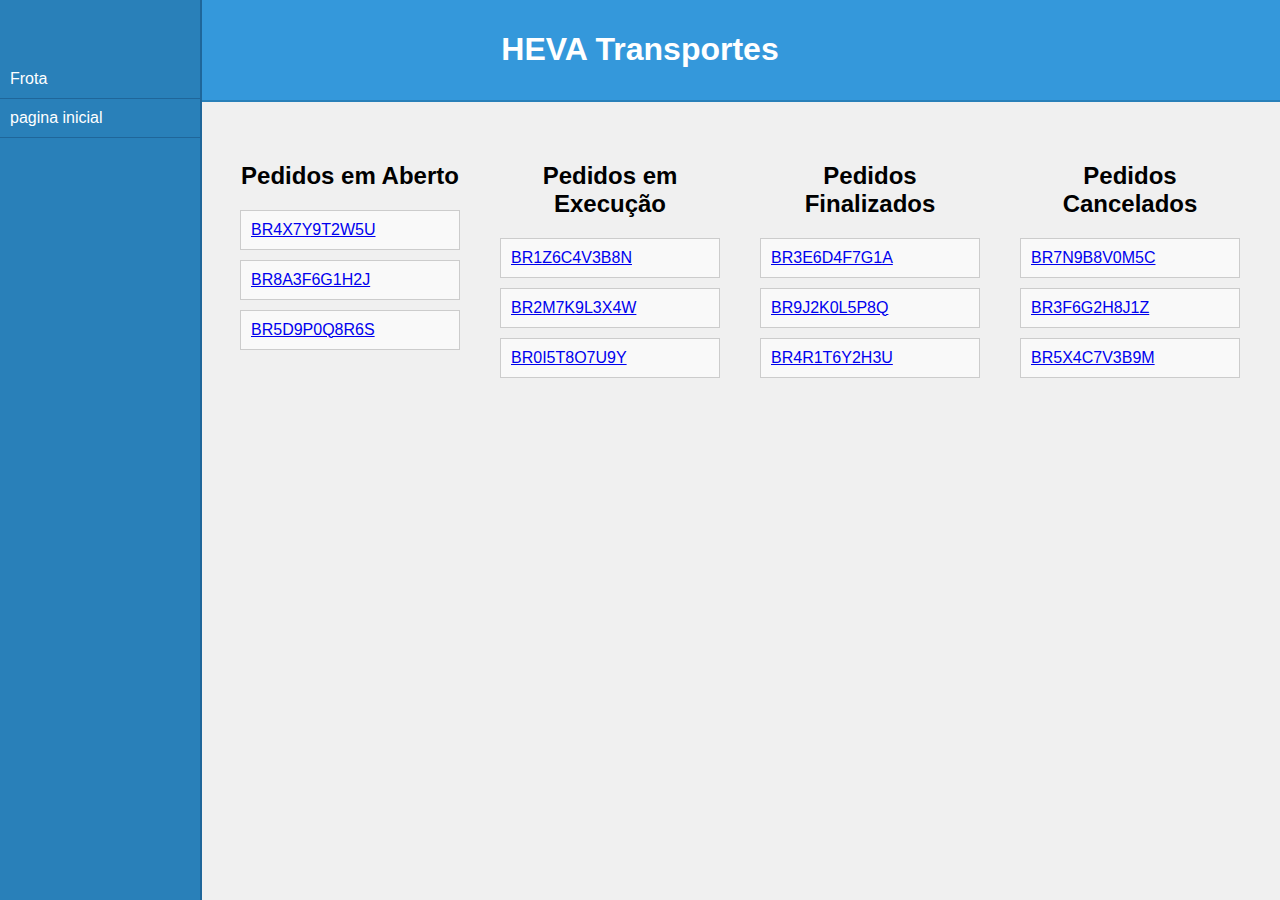
<file: pedidos.html>
<!DOCTYPE html>
<html lang="pt-br">
<head>
    <meta charset="UTF-8">
    <meta name="viewport" content="width=device-width, initial-scale=1.0">
    <link rel="stylesheet" href="styles.css">
    <title>Pedidos - HEVA Transportes</title>
    <style>
        /* Estilos específicos para esta página */
        .quadrante {
            float: left;
            width: 25%;
            padding: 20px;
            box-sizing: border-box;
        }
        .quadrante h2 {
            text-align: center;
        }
        .quadrante ul {
            list-style-type: none;
            padding: 0;
        }
        .quadrante li {
            margin-bottom: 10px;
            padding: 10px;
            border: 1px solid #ccc;
            background-color: #f9f9f9;
        }
    </style>
</head>
<body>

<div id="header">
    <h1>HEVA Transportes</h1>
</div>

<div id="sidebar">
    <a href="frota.html">Frota</a>
    <a href="page_2.html">pagina inicial</a>
</div>

<div id="content">
    <div class="quadrante">
        <h2>Pedidos em Aberto</h2>
        <ul>
            <!-- Lista de pedidos em aberto -->
        <a href="pedidos_abertos.html">    
            <li>BR4X7Y9T2W5U</li>
            <li>BR8A3F6G1H2J</li>
            <li>BR5D9P0Q8R6S</li></a>
        </ul>
    </div>

    <div class="quadrante">
        <h2>Pedidos em Execução</h2>
        <ul>
            <!-- Lista de pedidos em execução -->
            <a href="pedidos_em_execucao.html"> 
            <li>BR1Z6C4V3B8N</li>
            <li>BR2M7K9L3X4W</li>
            <li>BR0I5T8O7U9Y</li> </a>
        </ul>
    </div>

    <div class="quadrante">
        <h2>Pedidos Finalizados</h2>
        <ul>
            <a href="finalizados.html">
            <!-- Lista de pedidos finalizados -->
            <li>BR3E6D4F7G1A</li>
            <li>BR9J2K0L5P8Q</li>
            <li>BR4R1T6Y2H3U</li></a  >
        </ul>
    </div>

    <div class="quadrante">
        <h2>Pedidos Cancelados</h2>
        <ul>
            <!-- Lista de pedidos cancelados -->
            <a href="cancelados.html">
            <li>BR7N9B8V0M5C</li>
            <li>BR3F6G2H8J1Z</li>
            <li>BR5X4C7V3B9M</li></a>
        </ul>
    </div>
</div>



</body>
</html>
</file>
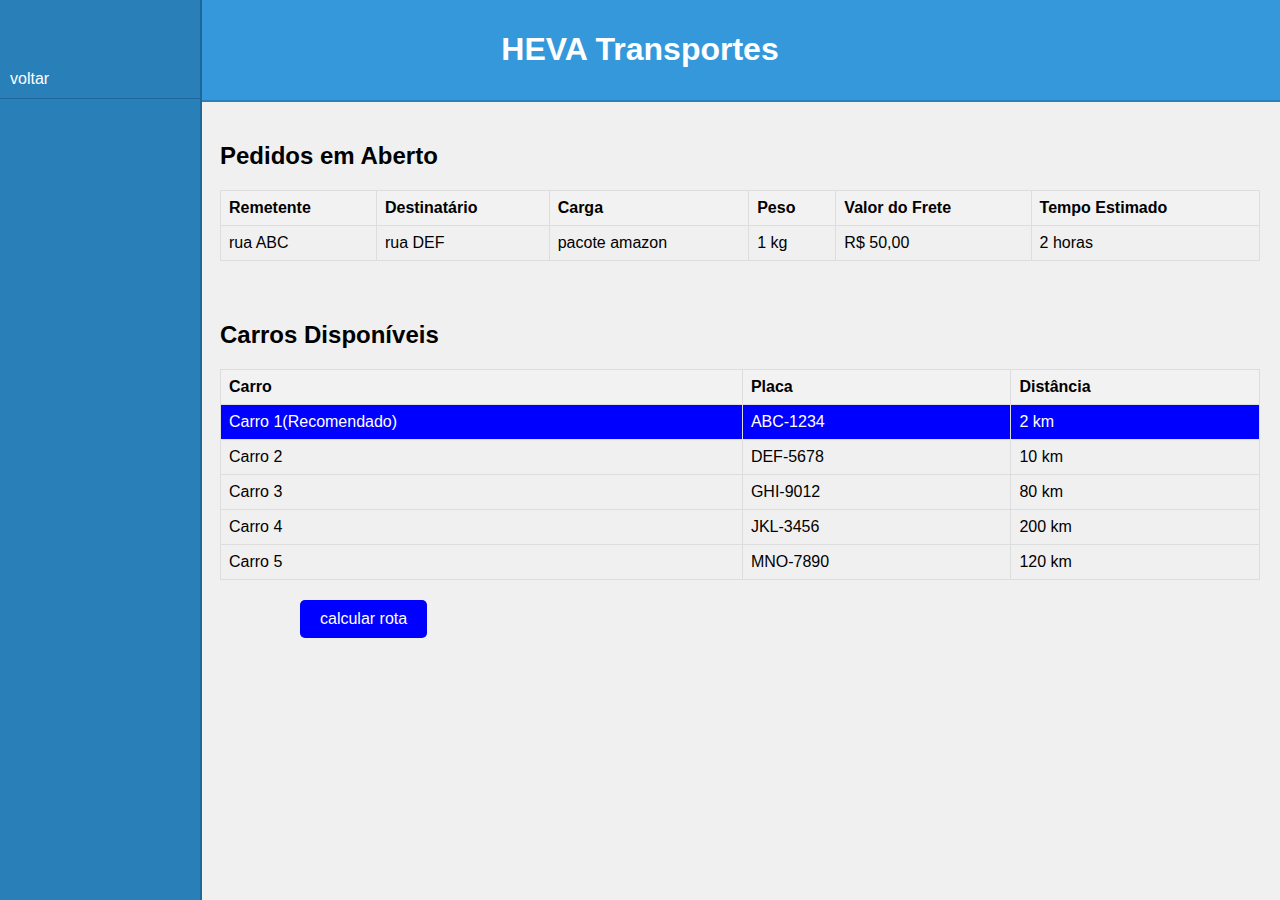
<file: pedidos_abertos.html>
<!DOCTYPE html>
<html lang="pt-br">
<head>
    <meta charset="UTF-8">
    <meta name="viewport" content="width=device-width, initial-scale=1.0">
    <link rel="stylesheet" href="styles.css">
    <title>Pedidos em Aberto - HEVA Transportes</title>
    <style>
        /* Estilos específicos para esta página */
        table {
            width: 100%;
            border-collapse: collapse;
        }
        th, td {
            border: 1px solid #ddd;
            padding: 8px;
            text-align: left;
        }
        th {
            background-color: #f2f2f2;
        }
    </style>
</head>
<body>

<div id="header">
    <h1>HEVA Transportes</h1>
</div>

<div id="sidebar">
    <a href="pedidos.html">voltar</a>
</div>

<div id="content">
    <h2>Pedidos em Aberto</h2>
    <table>
        <thead>
            <tr>
                <th>Remetente</th>
                <th>Destinatário</th>
                <th>Carga</th>
                <th>Peso</th>
                <th>Valor do Frete</th>
                <th>Tempo Estimado</th>
            </tr>
        </thead>
        <tbody>
            <!-- Aqui você pode adicionar linhas com os detalhes de cada pedido em aberto -->
            <tr>
                <td>rua ABC</td>
                <td>rua DEF</td>
                <td>pacote amazon</td>
                <td>1 kg</td>
                <td>R$ 50,00</td>
                <td>2 horas</td>
            </tr>
         
            <!-- Adicione mais linhas conforme necessário -->
        </tbody>
    </table>
</div>
<div id="content">
    <div class="carros-disponiveis">
        <h2>Carros Disponíveis</h2>
        <table>
            <thead>
                <tr>
                    <th>Carro</th>
                    <th>Placa</th>
                    <th>Distância</th>
                </tr>
            </thead>
            <tbody>
                <tr style="background-color: blue; color: white;">
                    <td>Carro 1(Recomendado)</td>
                    <td>ABC-1234</td>
                    <td>2 km</td>
                </tr>
                <tr>
                    <td>Carro 2</td>
                    <td>DEF-5678</td>
                    <td>10 km</td>
                </tr>
                <tr>
                    <td>Carro 3</td>
                    <td>GHI-9012</td>
                    <td>80 km</td>
                </tr>
                <tr>
                    <td>Carro 4</td>
                    <td>JKL-3456</td>
                    <td>200 km</td>
                </tr>
                <tr>
                    <td>Carro 5</td>
                    <td>MNO-7890</td>
                    <td>120 km</td>
                </tr>
            </tbody>
        </table>
    </div>
</div>

</div>
<a href="pedidos_em_execucao.html" class="botao">calcular rota</a>
</div>

</body>
</html>
</file>
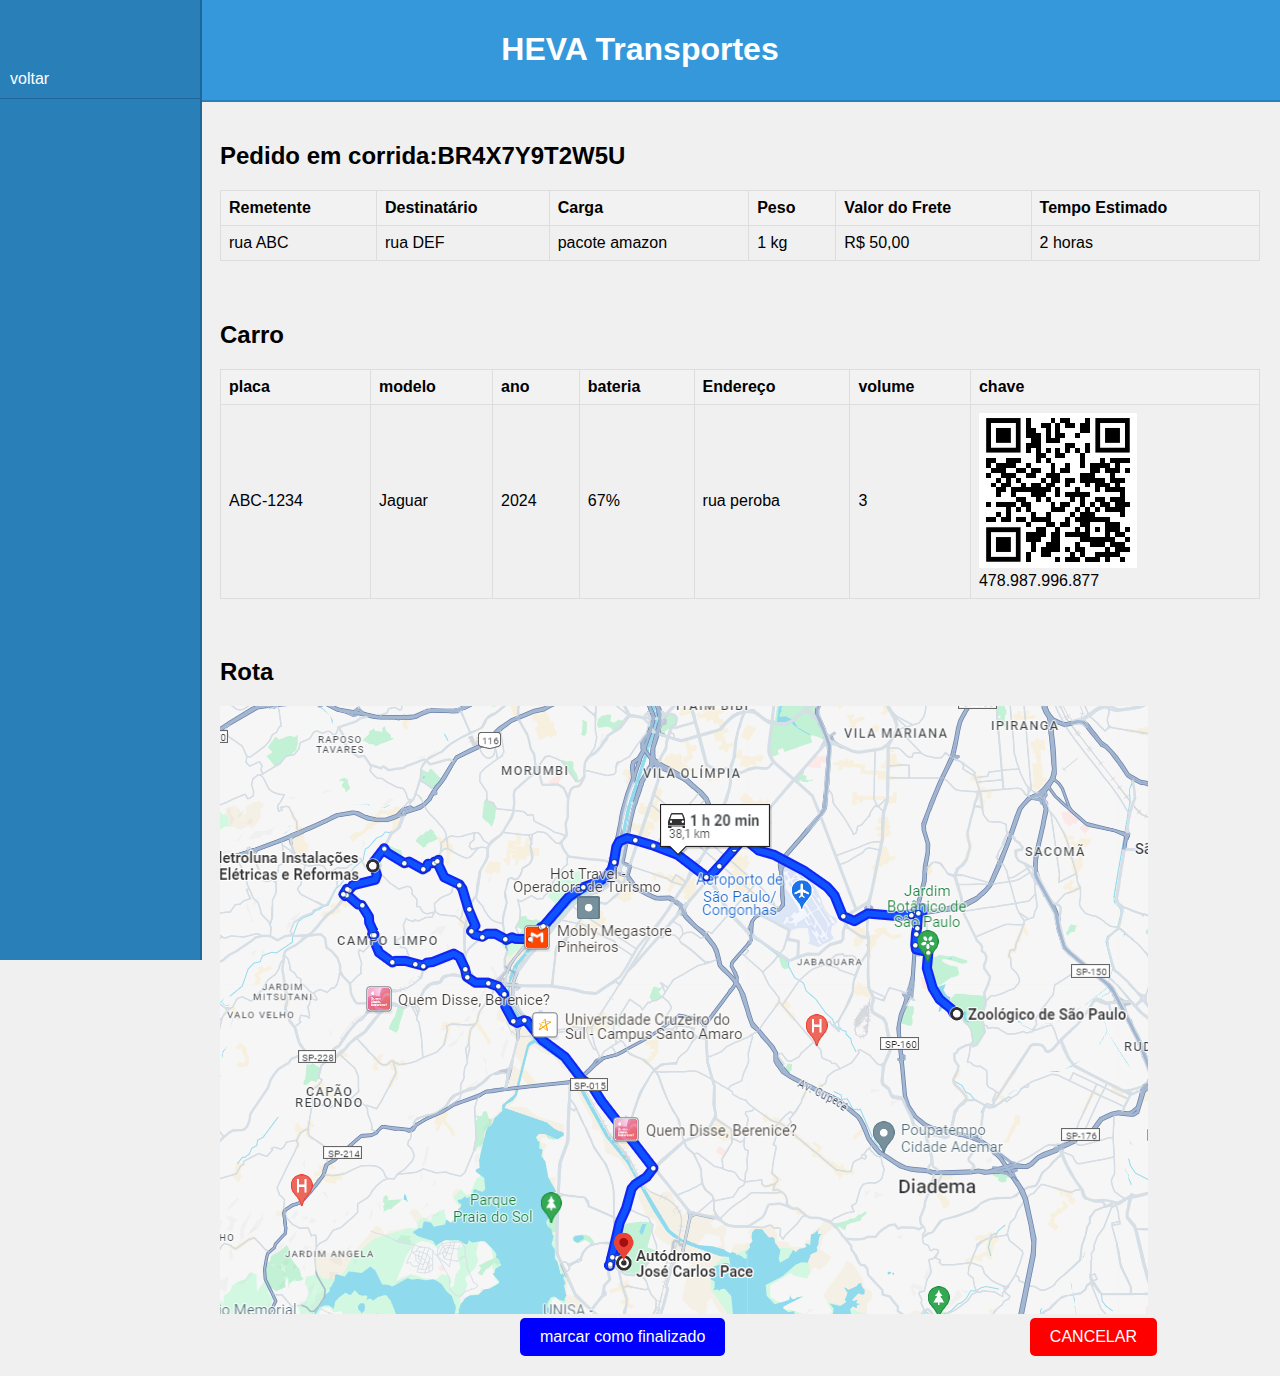
<file: pedidos_em_execucao.html>
<!DOCTYPE html>
<html lang="pt-br">
<head>
    <meta charset="UTF-8">
    <meta name="viewport" content="width=device-width, initial-scale=1.0">
    <link rel="stylesheet" href="styles.css">
    <title>Pedidos em Aberto - HEVA Transportes</title>
    <style>
        /* Estilos específicos para esta página */
        table {
            width: 100%;
            border-collapse: collapse;
        }
        th, td {
            border: 1px solid #ddd;
            padding: 8px;
            text-align: left;
        }
        th {
            background-color: #f2f2f2;
        }
    </style>
</head>
<body>

<div id="header">
    <h1>HEVA Transportes</h1>
</div>

<div id="sidebar">
    <a href="pedidos.html">voltar</a>
</div>

<div id="content">
    <h2>Pedido em corrida:BR4X7Y9T2W5U</h2>
    <table>
        <thead>
            <tr>
                <th>Remetente</th>
                <th>Destinatário</th>
                <th>Carga</th>
                <th>Peso</th>
                <th>Valor do Frete</th>
                <th>Tempo Estimado</th>
            </tr>
        </thead>
        <tbody>
            <!-- Aqui você pode adicionar linhas com os detalhes de cada pedido em aberto -->
            <tr>
                <td>rua ABC</td>
                <td>rua DEF</td>
                <td>pacote amazon</td>
                <td>1 kg</td>
                <td>R$ 50,00</td>
                <td>2 horas</td>
            </tr>
         
            <!-- Adicione mais linhas conforme necessário -->


        </tbody>
    </table>
</div>


<div id="content">
    <div class="carros-disponiveis">
        <h2>Carro</h2>
        <table>
            <thead>
                <tr>

                    <th>placa</th>
                    <th>modelo</th>
                    <th>ano</th>
                    <th>bateria</th>
                    <th>Endereço</th>
                    <th>volume</th>
                    <th>chave</th>
                </tr>
            </thead>
            <tbody>
                <tr>
                    <td>ABC-1234</td>
                    <td>Jaguar</td>
                    <td>2024</td>
                    <td>67%</td>
                    <td>rua peroba</td>
                    <td>3</td>
                    <td><img src="qrcode.png" alt="code"> <br>478.987.996.877</td>
                   
                </tr>
            </tbody>
        </table>
    </div>
</div>


<div id="content">
    <h2>Rota</h2>
    <img src="rota.png" alt="rota">
<br>
<a href="finalizados.html" class="botao">marcar como finalizado</a>
<a href="cancelados.html" class="botao_vermelho">CANCELAR</a>

</div>

</body>
</html>
</file>
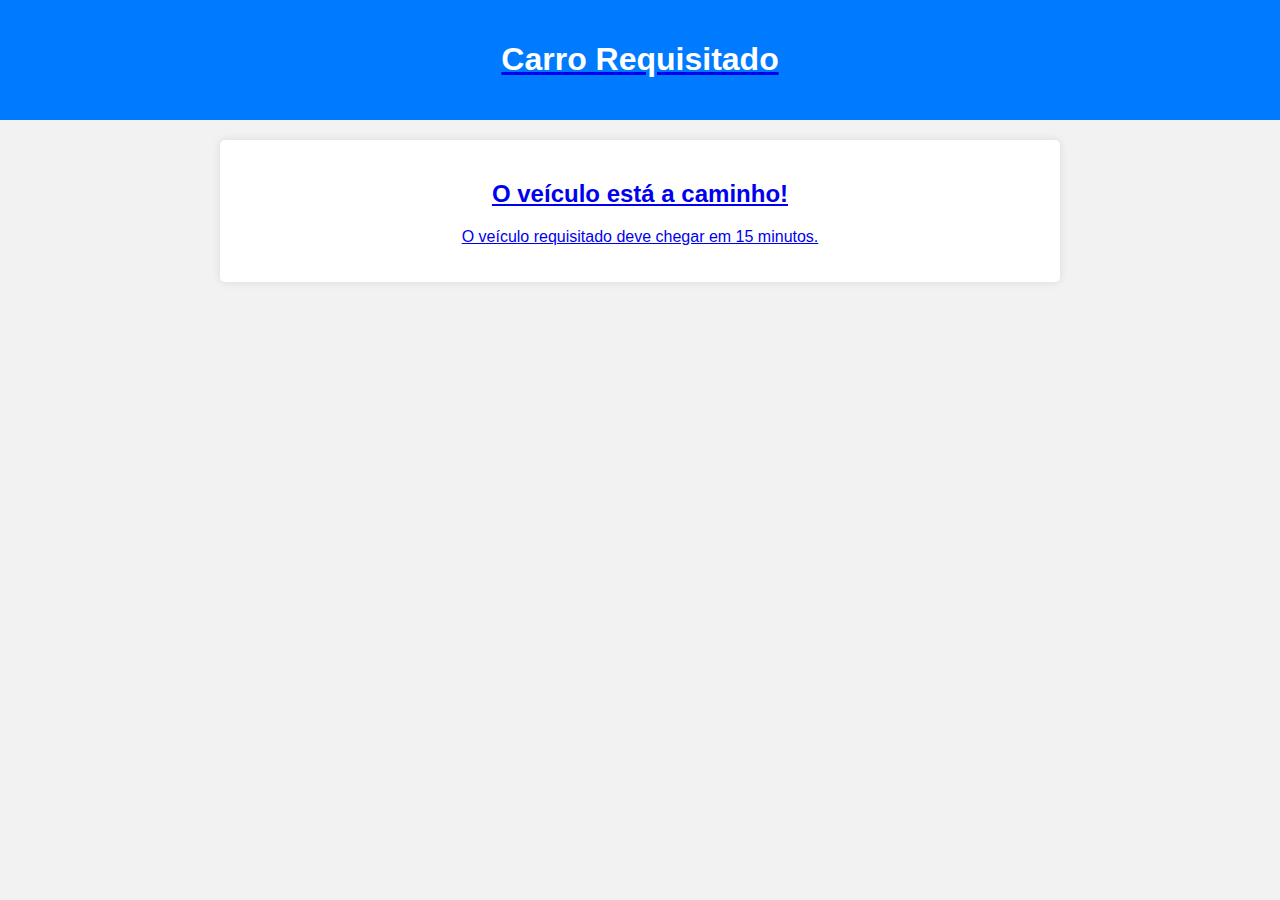
<file: requisitado.html>
<!DOCTYPE html>
<html lang="pt-br">
<head>
    <meta charset="UTF-8">
    <meta name="viewport" content="width=device-width, initial-scale=1.0">
    <title>Carro Requisitado - HEVA Transportes</title>
    <link rel="stylesheet" href="styles.css"> <!-- Se houver um arquivo CSS separado -->
    <style>
        /* Estilos específicos para esta página */
        body {
            font-family: Arial, sans-serif;
            background-color: #f2f2f2;
            margin: 0;
            padding: 0;
        }
        .header {
            background-color: #007bff;
            color: #fff;
            text-align: center;
            padding: 20px 0;
        }
        .container {
            max-width: 800px;
            margin: 20px auto;
            padding: 20px;
            background-color: #fff;
            border-radius: 5px;
            box-shadow: 0 0 10px rgba(0, 0, 0, 0.1);
        }
        h2 {
            text-align: center;
            margin-bottom: 20px;
        }
        p {
            text-align: center;
            margin-top: 20px;
        }
    </style>
</head>
<body>
    <a href="page_2.html">

<div class="header">
    <h1>Carro Requisitado</h1>
</div>

<div class="container">
    <h2>O veículo está a caminho!</h2>
    <p>O veículo requisitado deve chegar em 15 minutos.</p>
</div>
    </a>
</body>
</html>
</file>
<file: styles.css>
body {
    font-family: Arial, sans-serif;
    margin: 0;
    padding: 0;
    background-color: #f0f0f0; /* Fundo cinza claro */
}

#header {
    background-color: #3498db; /* Azul */
    color: #fff; /* Texto branco */
    padding: 10px;
    text-align: center;
    border-bottom: 2px solid #2980b9; /* Linha inferior azul mais escuro */
}

#sidebar {
    background-color: #2980b9; /* Azul mais escuro */
    width: 200px;
    position: fixed;
    top: 0;
    left: 0;
    height: 100%;
    padding-top: 60px;
    border-right: 2px solid #1f669a; /* Linha direita azul mais escuro */
}

#sidebar a {
    display: block;
    padding: 10px;
    text-decoration: none;
    color: #fff; /* Texto branco */
    border-bottom: 1px solid #1f669a; /* Linha inferior azul mais escuro */
}

#sidebar a:hover {
    background-color: #4aa3df; /* Azul mais claro ao passar o mouse */
}

#content {
    margin-left: 200px;
    padding: 20px;
}
.botao {
    background-color: blue;
    color: white;
    padding: 10px 20px;
    text-decoration: none;
    display: inline-block;
    font-size: 16px;
    cursor: pointer;
    border-radius: 5px;
    margin-left: 300px;
    text-align: center;
}
.botao:hover {
    background-color: darkblue;
}

.botao_vermelho {
    background-color: red;
    color: white;
    padding: 10px 20px;
    text-decoration: none;
    display: inline-block;
    font-size: 16px;
    cursor: pointer;
    border-radius: 5px;
    margin-left: 300px;
    text-align: center;
}
.botao_vermelho:hover {
    background-color: darkred;
}
</file>
